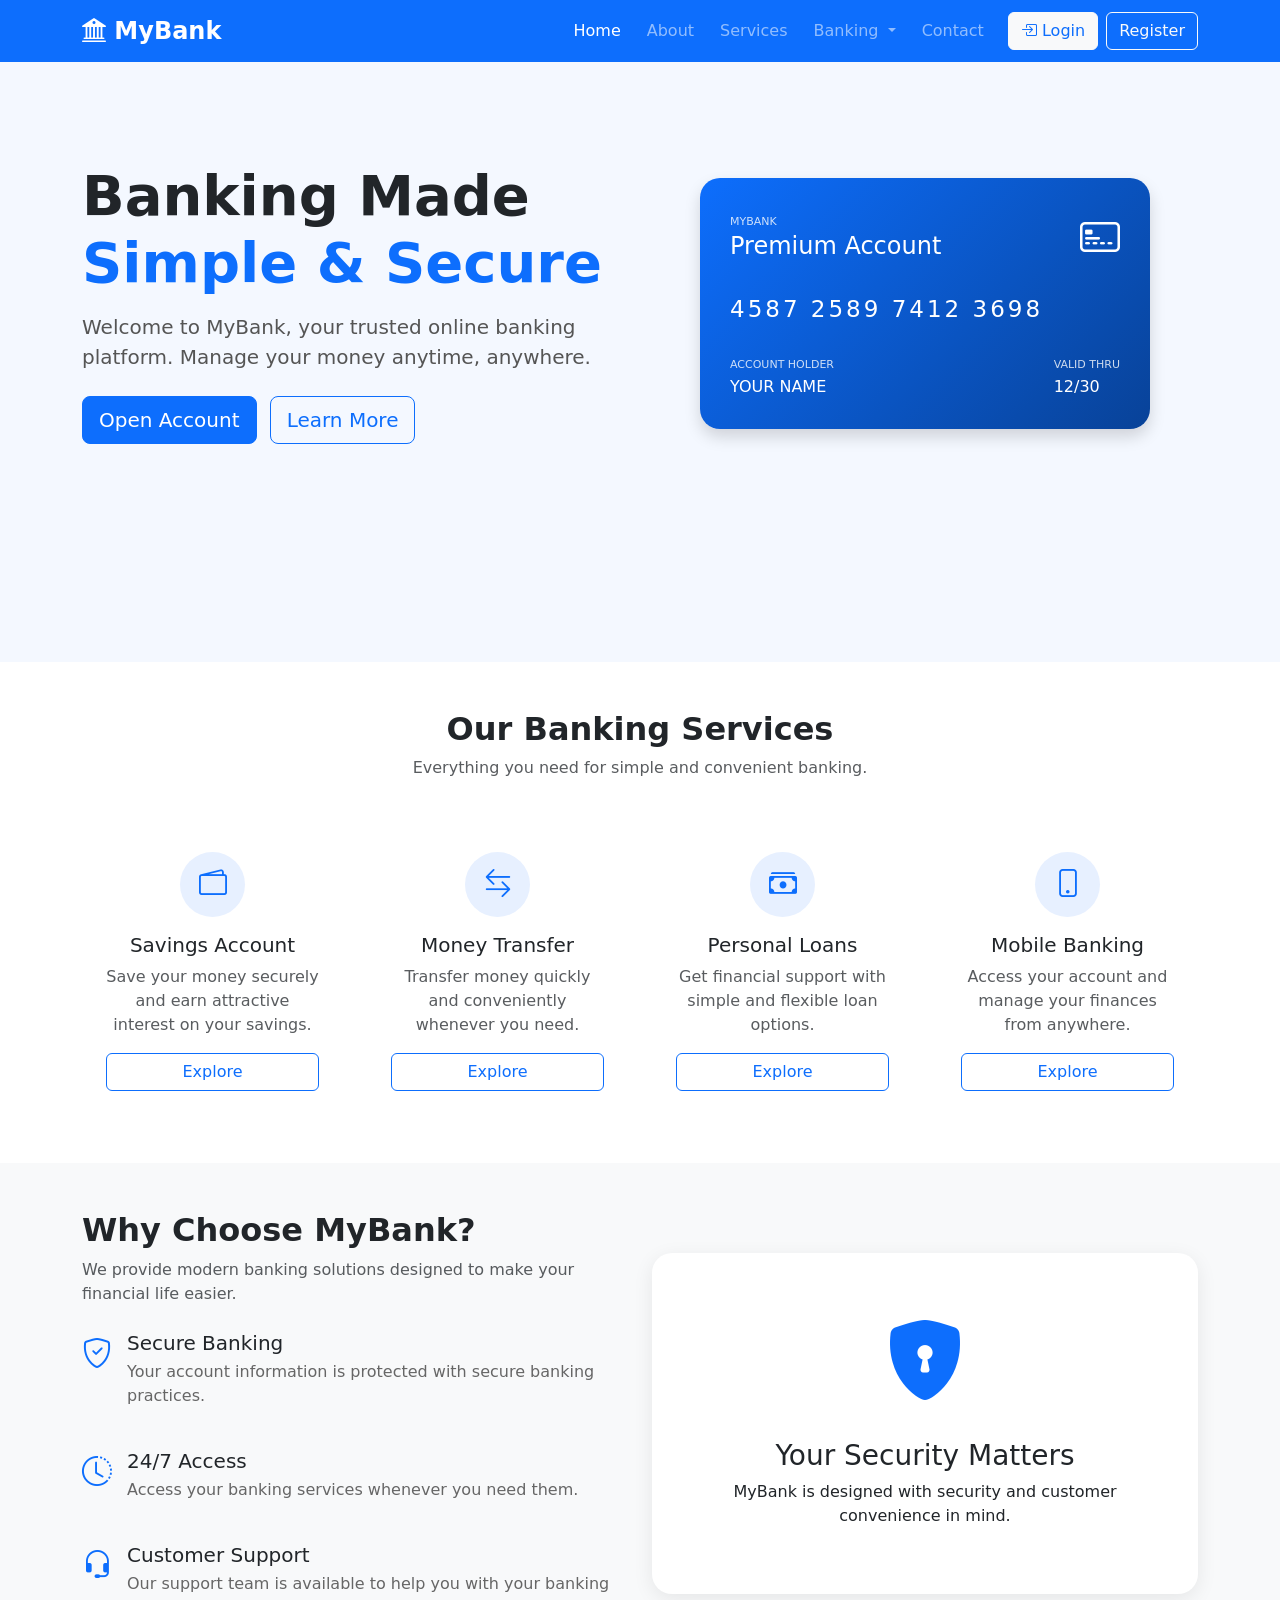
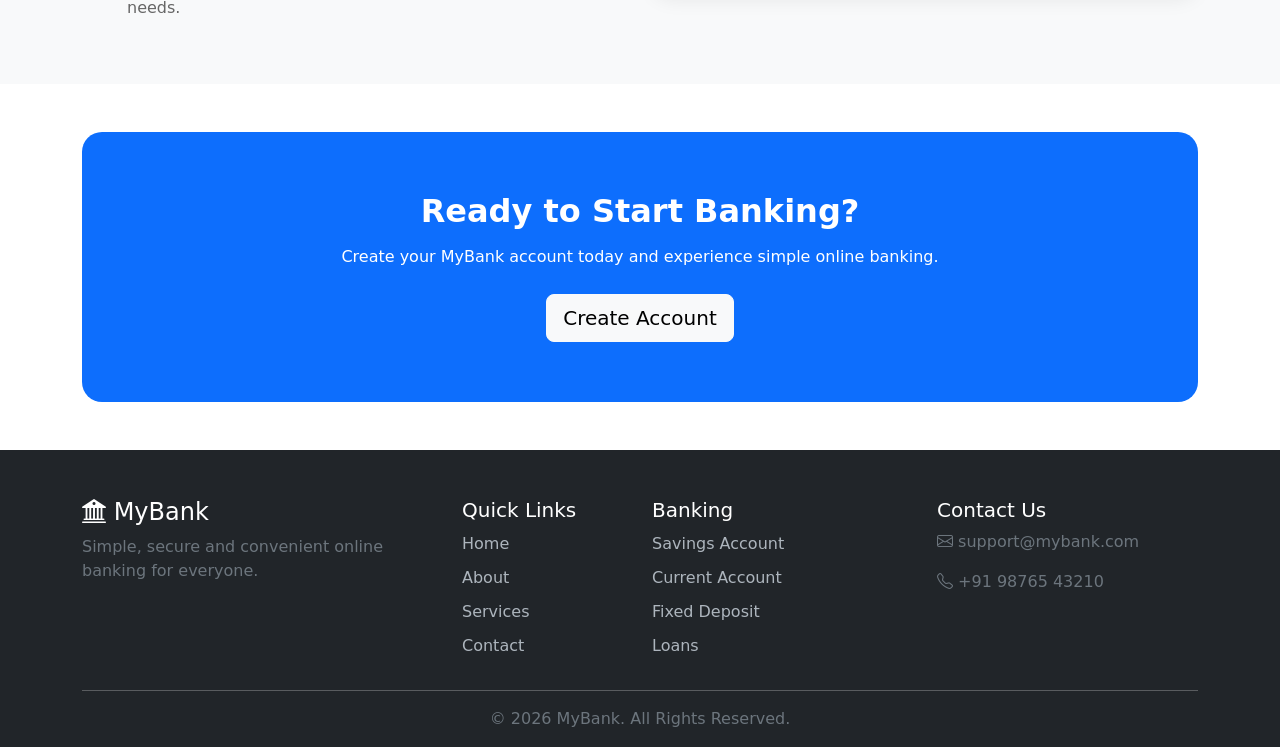
<file: index.html>
<!DOCTYPE html>
<html lang="en">

<head>

    <meta charset="UTF-8">

    <meta name="viewport" content="width=device-width, initial-scale=1.0">
      <link rel="icon" type="image/svg+xml" href="favicon.svg">

    <title>MyBank - Online Banking</title>

    <!-- Bootstrap CSS -->
    <link href="https://cdn.jsdelivr.net/npm/bootstrap@5.3.3/dist/css/bootstrap.min.css"
        rel="stylesheet">

    <!-- Bootstrap Icons -->
    <link rel="stylesheet"
        href="https://cdn.jsdelivr.net/npm/bootstrap-icons@1.11.3/font/bootstrap-icons.min.css">

    <!-- Custom CSS -->
    <link rel="stylesheet" href="css/style.css">

</head>


<body>


<!-- ================= NAVBAR ================= -->

<nav class="navbar navbar-expand-lg navbar-dark bg-primary sticky-top">

    <div class="container">


        <!-- Logo -->

        <a class="navbar-brand fw-bold" href="index.html">

            <i class="bi bi-bank2"></i>

            MyBank

        </a>


        <!-- Mobile Menu Button -->

        <button class="navbar-toggler"
                type="button"
                data-bs-toggle="collapse"
                data-bs-target="#mainNavbar">

            <span class="navbar-toggler-icon"></span>

        </button>


        <!-- Navbar Links -->

        <div class="collapse navbar-collapse" id="mainNavbar">

            <ul class="navbar-nav ms-auto">


                <!-- Home -->

                <li class="nav-item">

                    <a class="nav-link active"
                       href="index.html">

                        Home

                    </a>

                </li>


                <!-- About -->

                <li class="nav-item">

                    <a class="nav-link"
                       href="about.html">

                        About

                    </a>

                </li>


                <!-- Services -->

                <li class="nav-item">

                    <a class="nav-link"
                       href="services.html">

                        Services

                    </a>

                </li>


                <!-- Banking -->

                <li class="nav-item dropdown">

                    <a class="nav-link dropdown-toggle"
                       href="#"
                       role="button"
                       data-bs-toggle="dropdown">

                        Banking

                    </a>


                    <ul class="dropdown-menu">


                        <li>

                            <a class="dropdown-item"
                               href="banking.html">

                                Banking Services

                            </a>

                        </li>


                        <li>

                            <a class="dropdown-item"
                               href="savings.html">

                                Savings Account

                            </a>

                        </li>


                        <li>

                            <a class="dropdown-item"
                               href="current-account.html">

                                Current Account

                            </a>

                        </li>


                        <li>

                            <a class="dropdown-item"
                               href="fixed-deposit.html">

                                Fixed Deposit

                            </a>

                        </li>


                        <li>

                            <hr class="dropdown-divider">

                        </li>


                        <li>

                            <a class="dropdown-item"
                               href="loans.html">

                                Loans

                            </a>

                        </li>


                    </ul>

                </li>


                <!-- Contact -->

                <li class="nav-item">

                    <a class="nav-link"
                       href="contact.html">

                        Contact

                    </a>

                </li>


            </ul>


            <!-- Login Button -->

            <a href="login.html"
               class="btn btn-light text-primary ms-lg-3">

                <i class="bi bi-box-arrow-in-right"></i>

                Login

            </a>


            <!-- Register Button -->

            <a href="register.html"
               class="btn btn-outline-light ms-lg-2">

                Register

            </a>


        </div>

    </div>

</nav>



<!-- ================= HERO SECTION ================= -->

<section class="hero-section">

    <div class="container">

        <div class="row align-items-center">


            <!-- Hero Text -->

            <div class="col-lg-6">


                <h1 class="display-4 fw-bold">

                    Banking Made

                    <span class="text-primary">

                        Simple & Secure

                    </span>

                </h1>


                <p class="lead mt-3">

                    Welcome to MyBank, your trusted online banking
                    platform. Manage your money anytime, anywhere.

                </p>


                <div class="mt-4">


                    <!-- Open Account -->

                    <a href="register.html"
                       class="btn btn-primary btn-lg me-2">

                        Open Account

                    </a>


                    <!-- Learn More -->

                    <a href="about.html"
                       class="btn btn-outline-primary btn-lg">

                        Learn More

                    </a>


                </div>

            </div>



            <!-- Hero Banking Card -->

            <div class="col-lg-6 mt-5 mt-lg-0">


                <div class="bank-card shadow">


                    <div class="d-flex justify-content-between">


                        <div>

                            <small>MYBANK</small>

                            <h4>Premium Account</h4>

                        </div>


                        <i class="bi bi-credit-card-2-front fs-1"></i>


                    </div>



                    <div class="card-number mt-4">

                        4587 2589 7412 3698

                    </div>



                    <div class="d-flex justify-content-between mt-4">


                        <div>

                            <small>ACCOUNT HOLDER</small>

                            <p class="mb-0">

                                YOUR NAME

                            </p>

                        </div>


                        <div>

                            <small>VALID THRU</small>

                            <p class="mb-0">

                                12/30

                            </p>

                        </div>


                    </div>


                </div>


            </div>


        </div>

    </div>

</section>



<!-- ================= SERVICES ================= -->

<section class="py-5">

    <div class="container">


        <div class="text-center mb-5">


            <h2 class="fw-bold">

                Our Banking Services

            </h2>


            <p class="text-muted">

                Everything you need for simple and convenient banking.

            </p>


        </div>



        <div class="row g-4">


            <!-- Service 1 -->

            <div class="col-md-6 col-lg-3">


                <div class="card service-card h-100 text-center p-4">


                    <div class="service-icon">

                        <i class="bi bi-wallet2"></i>

                    </div>


                    <h5 class="mt-3">

                        Savings Account

                    </h5>


                    <p class="text-muted">

                        Save your money securely and earn attractive
                        interest on your savings.

                    </p>


                    <a href="savings.html"
                       class="btn btn-outline-primary">

                        Explore

                    </a>


                </div>

            </div>



            <!-- Service 2 -->

            <div class="col-md-6 col-lg-3">


                <div class="card service-card h-100 text-center p-4">


                    <div class="service-icon">

                        <i class="bi bi-arrow-left-right"></i>

                    </div>


                    <h5 class="mt-3">

                        Money Transfer

                    </h5>


                    <p class="text-muted">

                        Transfer money quickly and conveniently
                        whenever you need.

                    </p>


                    <a href="banking.html"
                       class="btn btn-outline-primary">

                        Explore

                    </a>


                </div>

            </div>



            <!-- Service 3 -->

            <div class="col-md-6 col-lg-3">


                <div class="card service-card h-100 text-center p-4">


                    <div class="service-icon">

                        <i class="bi bi-cash-stack"></i>

                    </div>


                    <h5 class="mt-3">

                        Personal Loans

                    </h5>


                    <p class="text-muted">

                        Get financial support with simple and
                        flexible loan options.

                    </p>


                    <a href="loans.html"
                       class="btn btn-outline-primary">

                        Explore

                    </a>


                </div>

            </div>



            <!-- Service 4 -->

            <div class="col-md-6 col-lg-3">


                <div class="card service-card h-100 text-center p-4">


                    <div class="service-icon">

                        <i class="bi bi-phone"></i>

                    </div>


                    <h5 class="mt-3">

                        Mobile Banking

                    </h5>


                    <p class="text-muted">

                        Access your account and manage your finances
                        from anywhere.

                    </p>


                    <a href="services.html"
                       class="btn btn-outline-primary">

                        Explore

                    </a>


                </div>

            </div>


        </div>

    </div>

</section>



<!-- ================= WHY MYBANK ================= -->

<section class="why-section py-5">

    <div class="container">


        <div class="row align-items-center">


            <div class="col-lg-6">


                <h2 class="fw-bold">

                    Why Choose MyBank?

                </h2>


                <p class="text-muted">

                    We provide modern banking solutions designed
                    to make your financial life easier.

                </p>


                <div class="mt-4">


                    <!-- Feature 1 -->

                    <div class="feature-item">


                        <i class="bi bi-shield-check"></i>


                        <div>

                            <h5>

                                Secure Banking

                            </h5>


                            <p>

                                Your account information is protected
                                with secure banking practices.

                            </p>

                        </div>


                    </div>



                    <!-- Feature 2 -->

                    <div class="feature-item">


                        <i class="bi bi-clock-history"></i>


                        <div>

                            <h5>

                                24/7 Access

                            </h5>


                            <p>

                                Access your banking services whenever
                                you need them.

                            </p>

                        </div>


                    </div>



                    <!-- Feature 3 -->

                    <div class="feature-item">


                        <i class="bi bi-headset"></i>


                        <div>

                            <h5>

                                Customer Support

                            </h5>


                            <p>

                                Our support team is available to
                                help you with your banking needs.

                            </p>

                        </div>


                    </div>


                </div>

            </div>



            <!-- Security Box -->

            <div class="col-lg-6 text-center mt-4 mt-lg-0">


                <div class="security-box">


                    <i class="bi bi-shield-lock-fill"></i>


                    <h3 class="mt-3">

                        Your Security Matters

                    </h3>


                    <p>

                        MyBank is designed with security and
                        customer convenience in mind.

                    </p>


                </div>


            </div>


        </div>

    </div>

</section>



<!-- ================= CTA ================= -->

<section class="py-5">

    <div class="container">


        <div class="cta-section text-center">


            <h2 class="fw-bold">

                Ready to Start Banking?

            </h2>


            <p>

                Create your MyBank account today and experience
                simple online banking.

            </p>


            <a href="register.html"
               class="btn btn-light btn-lg">

                Create Account

            </a>


        </div>

    </div>

</section>



<!-- ================= FOOTER ================= -->

<footer class="bg-dark text-white pt-5 pb-3">

    <div class="container">


        <div class="row">


            <!-- MyBank -->

            <div class="col-md-4">


                <h4>

                    <i class="bi bi-bank2"></i>

                    MyBank

                </h4>


                <p class="text-secondary">

                    Simple, secure and convenient online banking
                    for everyone.

                </p>


            </div>



            <!-- Quick Links -->

            <div class="col-md-2">


                <h5>

                    Quick Links

                </h5>


                <ul class="list-unstyled">


                    <li>

                        <a href="index.html"
                           class="footer-link">

                            Home

                        </a>

                    </li>


                    <li>

                        <a href="about.html"
                           class="footer-link">

                            About

                        </a>

                    </li>


                    <li>

                        <a href="services.html"
                           class="footer-link">

                            Services

                        </a>

                    </li>


                    <li>

                        <a href="contact.html"
                           class="footer-link">

                            Contact

                        </a>

                    </li>


                </ul>

            </div>



            <!-- Banking -->

            <div class="col-md-3">


                <h5>

                    Banking

                </h5>


                <ul class="list-unstyled">


                    <li>

                        <a href="savings.html"
                           class="footer-link">

                            Savings Account

                        </a>

                    </li>


                    <li>

                        <a href="current-account.html"
                           class="footer-link">

                            Current Account

                        </a>

                    </li>


                    <li>

                        <a href="fixed-deposit.html"
                           class="footer-link">

                            Fixed Deposit

                        </a>

                    </li>


                    <li>

                        <a href="loans.html"
                           class="footer-link">

                            Loans

                        </a>

                    </li>


                </ul>

            </div>



            <!-- Contact -->

            <div class="col-md-3">


                <h5>

                    Contact Us

                </h5>


                <p class="text-secondary">

                    <i class="bi bi-envelope"></i>

                    support@mybank.com

                </p>


                <p class="text-secondary">

                    <i class="bi bi-telephone"></i>

                    +91 98765 43210

                </p>


            </div>


        </div>



        <hr>


        <div class="text-center text-secondary">


            <p class="mb-0">

                © 2026 MyBank. All Rights Reserved.

            </p>


        </div>


    </div>

</footer>



<!-- ================= BOOTSTRAP JAVASCRIPT ================= -->

<script src="https://cdn.jsdelivr.net/npm/bootstrap@5.3.3/dist/js/bootstrap.bundle.min.js">
</script>


</body>

</html>
</file>
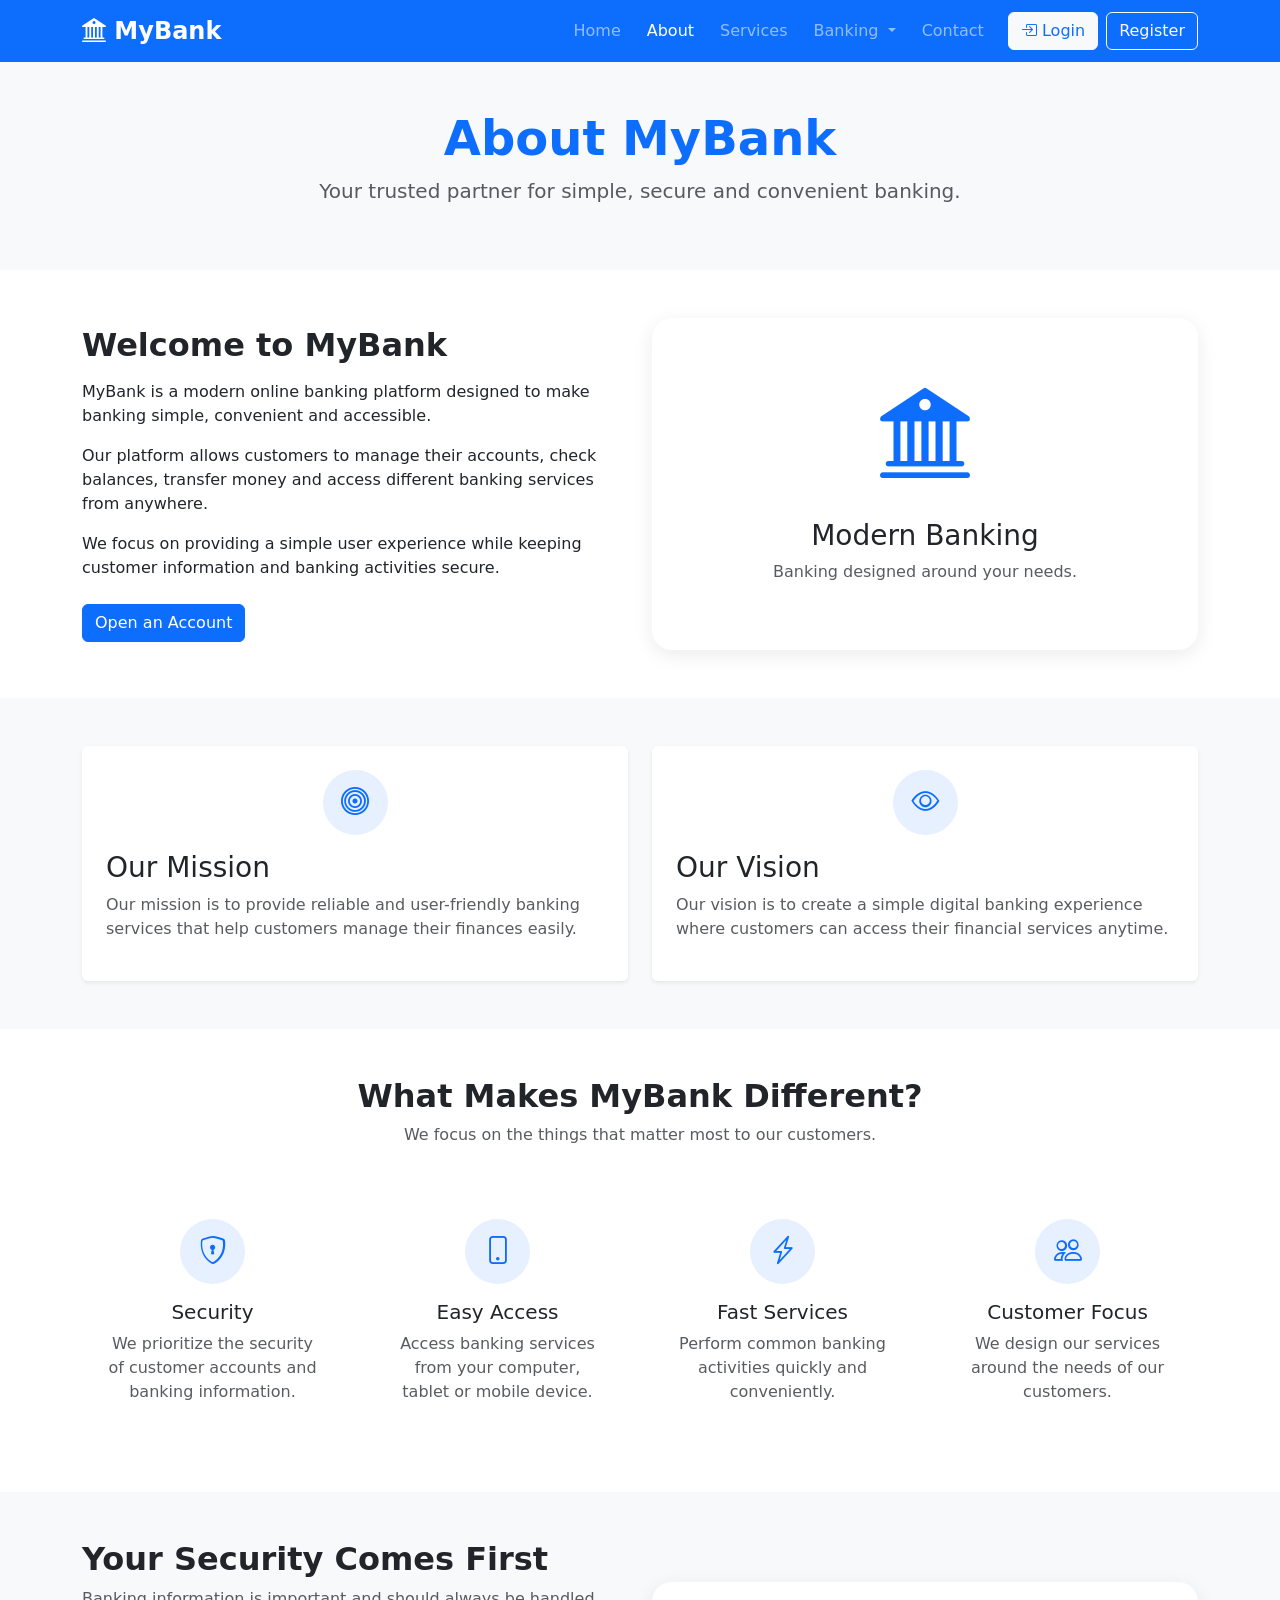
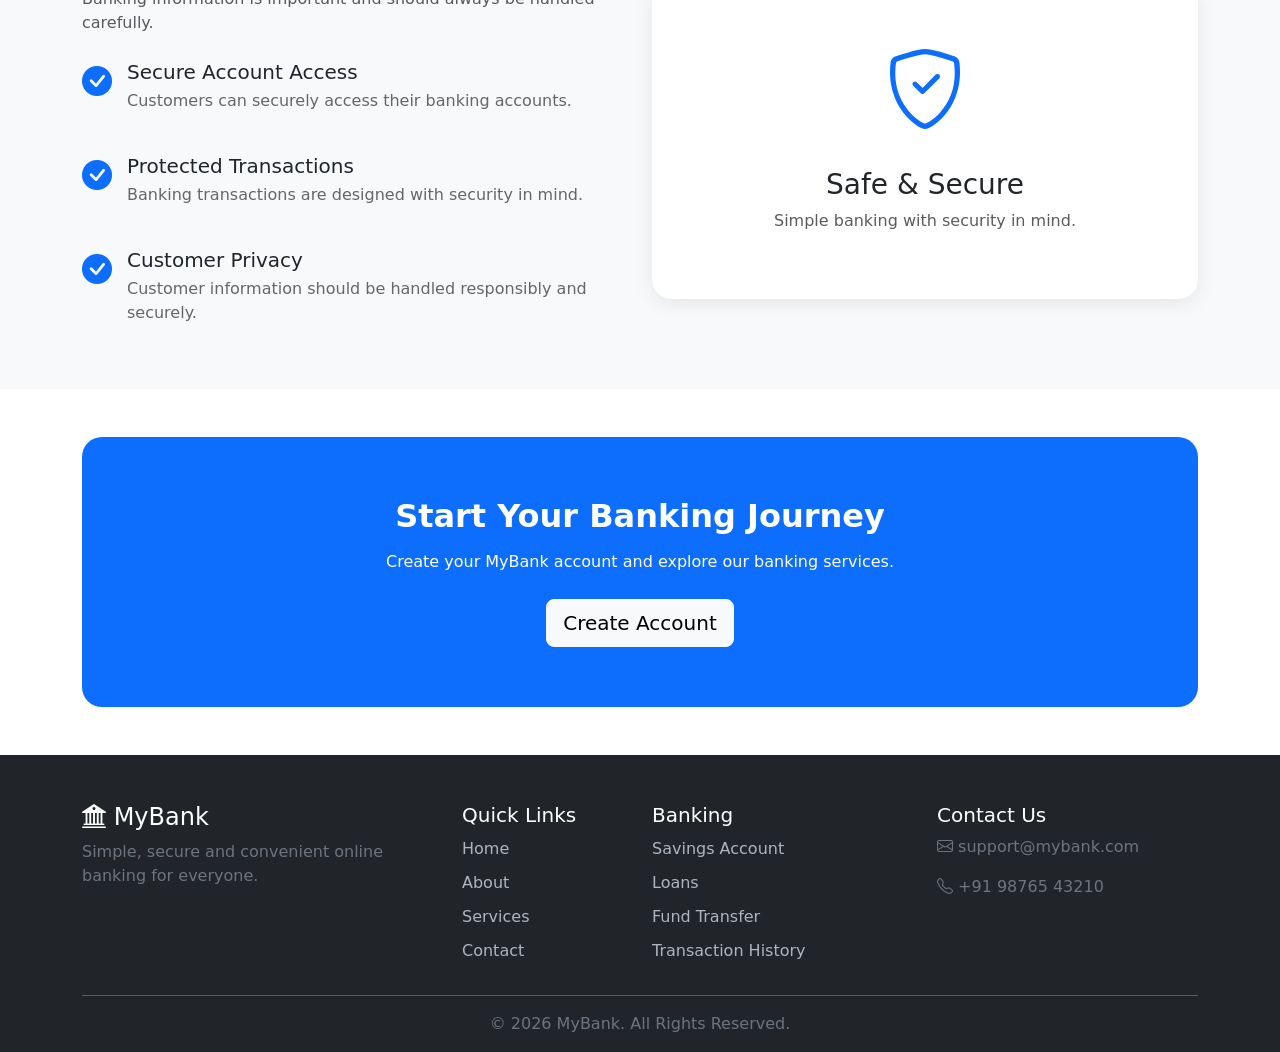
<file: about.html>
<!DOCTYPE html>
<html lang="en">

<head>
    <meta charset="UTF-8">
    <meta name="viewport" content="width=device-width, initial-scale=1.0">

    <title>MyBank - About Us</title>

    <!-- Bootstrap CSS -->
    <link href="https://cdn.jsdelivr.net/npm/bootstrap@5.3.3/dist/css/bootstrap.min.css"
        rel="stylesheet">

    <!-- Bootstrap Icons -->
    <link rel="stylesheet"
        href="https://cdn.jsdelivr.net/npm/bootstrap-icons@1.11.3/font/bootstrap-icons.min.css">

    <!-- Custom CSS -->
    <link rel="stylesheet" href="css/style.css">
</head>

<body>

    <!-- ================= NAVBAR ================= -->

    <nav class="navbar navbar-expand-lg navbar-dark bg-primary sticky-top">

        <div class="container">

            <!-- Logo -->
            <a class="navbar-brand fw-bold" href="index.html">
                <i class="bi bi-bank2"></i>
                MyBank
            </a>

            <!-- Mobile Button -->
            <button class="navbar-toggler"
                type="button"
                data-bs-toggle="collapse"
                data-bs-target="#mainNavbar">

                <span class="navbar-toggler-icon"></span>

            </button>

            <!-- Navigation Links -->
            <div class="collapse navbar-collapse" id="mainNavbar">

                <ul class="navbar-nav ms-auto">

                    <!-- Home -->
                    <li class="nav-item">
                        <a class="nav-link" href="index.html">
                            Home
                        </a>
                    </li>

                    <!-- About -->
                    <li class="nav-item">
                        <a class="nav-link active" href="about.html">
                            About
                        </a>
                    </li>

                    <!-- Services -->
                    <a class="nav-link" href="services.html">
    Services
</a>

                    <!-- Banking Dropdown -->
                    <li class="nav-item dropdown">

                        <a class="nav-link dropdown-toggle"
                            href="#"
                            role="button"
                            data-bs-toggle="dropdown">

                            Banking

                        </a>

                        <ul class="dropdown-menu">

                            <li>
                                <a class="dropdown-item" href="banking.html">
                                    Banking Services
                                </a>
                            </li>

                            <li>
                                <a class="dropdown-item" href="savings.html">
                                    Savings Account
                                </a>
                            </li>

                            <li>
                                <a class="dropdown-item" href="current-account.html">
                                    Current Account
                                </a>
                            </li>

                            <li>
                                <a class="dropdown-item" href="fixed-deposit.html">
                                    Fixed Deposit
                                </a>
                            </li>

                            <li>
                                <hr class="dropdown-divider">
                            </li>

                            <li>
                                <a class="dropdown-item" href="loans.html">
                                    Loans
                                </a>
                            </li>

                        </ul>

                    </li>

                    <!-- Contact -->
                    <li class="nav-item">
                        <a class="nav-link" href="contact.html">
                            Contact
                        </a>
                    </li>

                </ul>

                <!-- Login -->
                <a href="login.html"
                    class="btn btn-light text-primary ms-lg-3">

                    <i class="bi bi-box-arrow-in-right"></i>
                    Login

                </a>

                <!-- Register -->
                <a href="register.html"
                    class="btn btn-outline-light ms-lg-2">

                    Register

                </a>

            </div>

        </div>

    </nav>


    <!-- ================= PAGE HEADER ================= -->

    <section class="py-5 bg-light">

        <div class="container text-center">

            <h1 class="display-5 fw-bold text-primary">
                About MyBank
            </h1>

            <p class="lead text-muted">
                Your trusted partner for simple, secure and convenient banking.
            </p>

        </div>

    </section>


    <!-- ================= ABOUT MYBANK ================= -->

    <section class="py-5">

        <div class="container">

            <div class="row align-items-center">

                <!-- Content -->
                <div class="col-lg-6">

                    <h2 class="fw-bold mb-3">
                        Welcome to MyBank
                    </h2>

                    <p>
                        MyBank is a modern online banking platform designed
                        to make banking simple, convenient and accessible.
                    </p>

                    <p>
                        Our platform allows customers to manage their
                        accounts, check balances, transfer money and access
                        different banking services from anywhere.
                    </p>

                    <p>
                        We focus on providing a simple user experience
                        while keeping customer information and banking
                        activities secure.
                    </p>

                    <a href="register.html"
                        class="btn btn-primary mt-2">

                        Open an Account

                    </a>

                </div>


                <!-- Banking Icon -->
                <div class="col-lg-6 text-center mt-4 mt-lg-0">

                    <div class="security-box">

                        <i class="bi bi-bank2 text-primary"
                            style="font-size: 90px;"></i>

                        <h3 class="mt-3">
                            Modern Banking
                        </h3>

                        <p class="text-muted">
                            Banking designed around your needs.
                        </p>

                    </div>

                </div>

            </div>

        </div>

    </section>


    <!-- ================= MISSION & VISION ================= -->

    <section class="why-section py-5">

        <div class="container">

            <div class="row g-4">

                <!-- Mission -->
                <div class="col-md-6">

                    <div class="card h-100 border-0 shadow-sm p-4">

                        <div class="service-icon mb-3">

                            <i class="bi bi-bullseye"></i>

                        </div>

                        <h3>
                            Our Mission
                        </h3>

                        <p class="text-muted">

                            Our mission is to provide reliable and
                            user-friendly banking services that help
                            customers manage their finances easily.

                        </p>

                    </div>

                </div>


                <!-- Vision -->
                <div class="col-md-6">

                    <div class="card h-100 border-0 shadow-sm p-4">

                        <div class="service-icon mb-3">

                            <i class="bi bi-eye"></i>

                        </div>

                        <h3>
                            Our Vision
                        </h3>

                        <p class="text-muted">

                            Our vision is to create a simple digital
                            banking experience where customers can
                            access their financial services anytime.

                        </p>

                    </div>

                </div>

            </div>

        </div>

    </section>


    <!-- ================= FEATURES ================= -->

    <section class="py-5">

        <div class="container">

            <div class="text-center mb-5">

                <h2 class="fw-bold">
                    What Makes MyBank Different?
                </h2>

                <p class="text-muted">
                    We focus on the things that matter most to our customers.
                </p>

            </div>


            <div class="row g-4">


                <!-- Feature 1 -->
                <div class="col-md-6 col-lg-3">

                    <div class="card service-card h-100 text-center p-4">

                        <div class="service-icon">

                            <i class="bi bi-shield-lock"></i>

                        </div>

                        <h5 class="mt-3">
                            Security
                        </h5>

                        <p class="text-muted">

                            We prioritize the security of customer
                            accounts and banking information.

                        </p>

                    </div>

                </div>


                <!-- Feature 2 -->
                <div class="col-md-6 col-lg-3">

                    <div class="card service-card h-100 text-center p-4">

                        <div class="service-icon">

                            <i class="bi bi-phone"></i>

                        </div>

                        <h5 class="mt-3">
                            Easy Access
                        </h5>

                        <p class="text-muted">

                            Access banking services from your computer,
                            tablet or mobile device.

                        </p>

                    </div>

                </div>


                <!-- Feature 3 -->
                <div class="col-md-6 col-lg-3">

                    <div class="card service-card h-100 text-center p-4">

                        <div class="service-icon">

                            <i class="bi bi-lightning-charge"></i>

                        </div>

                        <h5 class="mt-3">
                            Fast Services
                        </h5>

                        <p class="text-muted">

                            Perform common banking activities quickly
                            and conveniently.

                        </p>

                    </div>

                </div>


                <!-- Feature 4 -->
                <div class="col-md-6 col-lg-3">

                    <div class="card service-card h-100 text-center p-4">

                        <div class="service-icon">

                            <i class="bi bi-people"></i>

                        </div>

                        <h5 class="mt-3">
                            Customer Focus
                        </h5>

                        <p class="text-muted">

                            We design our services around the needs
                            of our customers.

                        </p>

                    </div>

                </div>

            </div>

        </div>

    </section>


    <!-- ================= SECURITY ================= -->

    <section class="why-section py-5">

        <div class="container">

            <div class="row align-items-center">

                <div class="col-lg-6">

                    <h2 class="fw-bold">
                        Your Security Comes First
                    </h2>

                    <p class="text-muted">

                        Banking information is important and should
                        always be handled carefully.

                    </p>

                    <div class="feature-item">

                        <i class="bi bi-check-circle-fill"></i>

                        <div>
                            <h5>
                                Secure Account Access
                            </h5>

                            <p>
                                Customers can securely access their
                                banking accounts.
                            </p>
                        </div>

                    </div>


                    <div class="feature-item">

                        <i class="bi bi-check-circle-fill"></i>

                        <div>
                            <h5>
                                Protected Transactions
                            </h5>

                            <p>
                                Banking transactions are designed with
                                security in mind.
                            </p>
                        </div>

                    </div>


                    <div class="feature-item">

                        <i class="bi bi-check-circle-fill"></i>

                        <div>
                            <h5>
                                Customer Privacy
                            </h5>

                            <p>
                                Customer information should be handled
                                responsibly and securely.
                            </p>
                        </div>

                    </div>

                </div>


                <div class="col-lg-6 text-center mt-4 mt-lg-0">

                    <div class="security-box">

                        <i class="bi bi-shield-check"></i>

                        <h3 class="mt-3">
                            Safe & Secure
                        </h3>

                        <p class="text-muted">
                            Simple banking with security in mind.
                        </p>

                    </div>

                </div>

            </div>

        </div>

    </section>


    <!-- ================= CTA ================= -->

    <section class="py-5">

        <div class="container">

            <div class="cta-section text-center">

                <h2 class="fw-bold">
                    Start Your Banking Journey
                </h2>

                <p>
                    Create your MyBank account and explore our banking services.
                </p>

                <a href="register.html"
                    class="btn btn-light btn-lg">

                    Create Account

                </a>

            </div>

        </div>

    </section>


    <!-- ================= FOOTER ================= -->

    <footer class="bg-dark text-white pt-5 pb-3">

        <div class="container">

            <div class="row">

                <!-- MyBank -->
                <div class="col-md-4">

                    <h4>
                        <i class="bi bi-bank2"></i>
                        MyBank
                    </h4>

                    <p class="text-secondary">

                        Simple, secure and convenient online banking
                        for everyone.

                    </p>

                </div>


                <!-- Quick Links -->
                <div class="col-md-2">

                    <h5>
                        Quick Links
                    </h5>

                    <ul class="list-unstyled">

                        <li>
                            <a href="index.html"
                                class="footer-link">
                                Home
                            </a>
                        </li>

                        <li>
                            <a href="about.html"
                                class="footer-link">
                                About
                            </a>
                        </li>

                        <li>
                            <a href="service.html"
                                class="footer-link">
                                Services
                            </a>
                        </li>

                        <li>
                            <a href="contact.html"
                                class="footer-link">
                                Contact
                            </a>
                        </li>

                    </ul>

                </div>


                <!-- Banking -->
                <div class="col-md-3">

                    <h5>
                        Banking
                    </h5>

                    <ul class="list-unstyled">

                        <li>
                            <a href="savings.html"
                                class="footer-link">
                                Savings Account
                            </a>
                        </li>

                        <li>
                            <a href="loans.html"
                                class="footer-link">
                                Loans
                            </a>
                        </li>

                        <li>
                            <a href="banking.html"
                                class="footer-link">
                                Fund Transfer
                            </a>
                        </li>

                        <li>
                            <a href="banking.html"
                                class="footer-link">
                                Transaction History
                            </a>
                        </li>

                    </ul>

                </div>


                <!-- Contact -->
                <div class="col-md-3">

                    <h5>
                        Contact Us
                    </h5>

                    <p class="text-secondary">

                        <i class="bi bi-envelope"></i>
                        support@mybank.com

                    </p>

                    <p class="text-secondary">

                        <i class="bi bi-telephone"></i>
                        +91 98765 43210

                    </p>

                </div>

            </div>


            <hr>


            <div class="text-center text-secondary">

                <p class="mb-0">
                    © 2026 MyBank. All Rights Reserved.
                </p>

            </div>

        </div>

    </footer>


    <!-- Bootstrap JavaScript -->

    <script src="https://cdn.jsdelivr.net/npm/bootstrap@5.3.3/dist/js/bootstrap.bundle.min.js">
    </script>

</body>

</html>
</file>
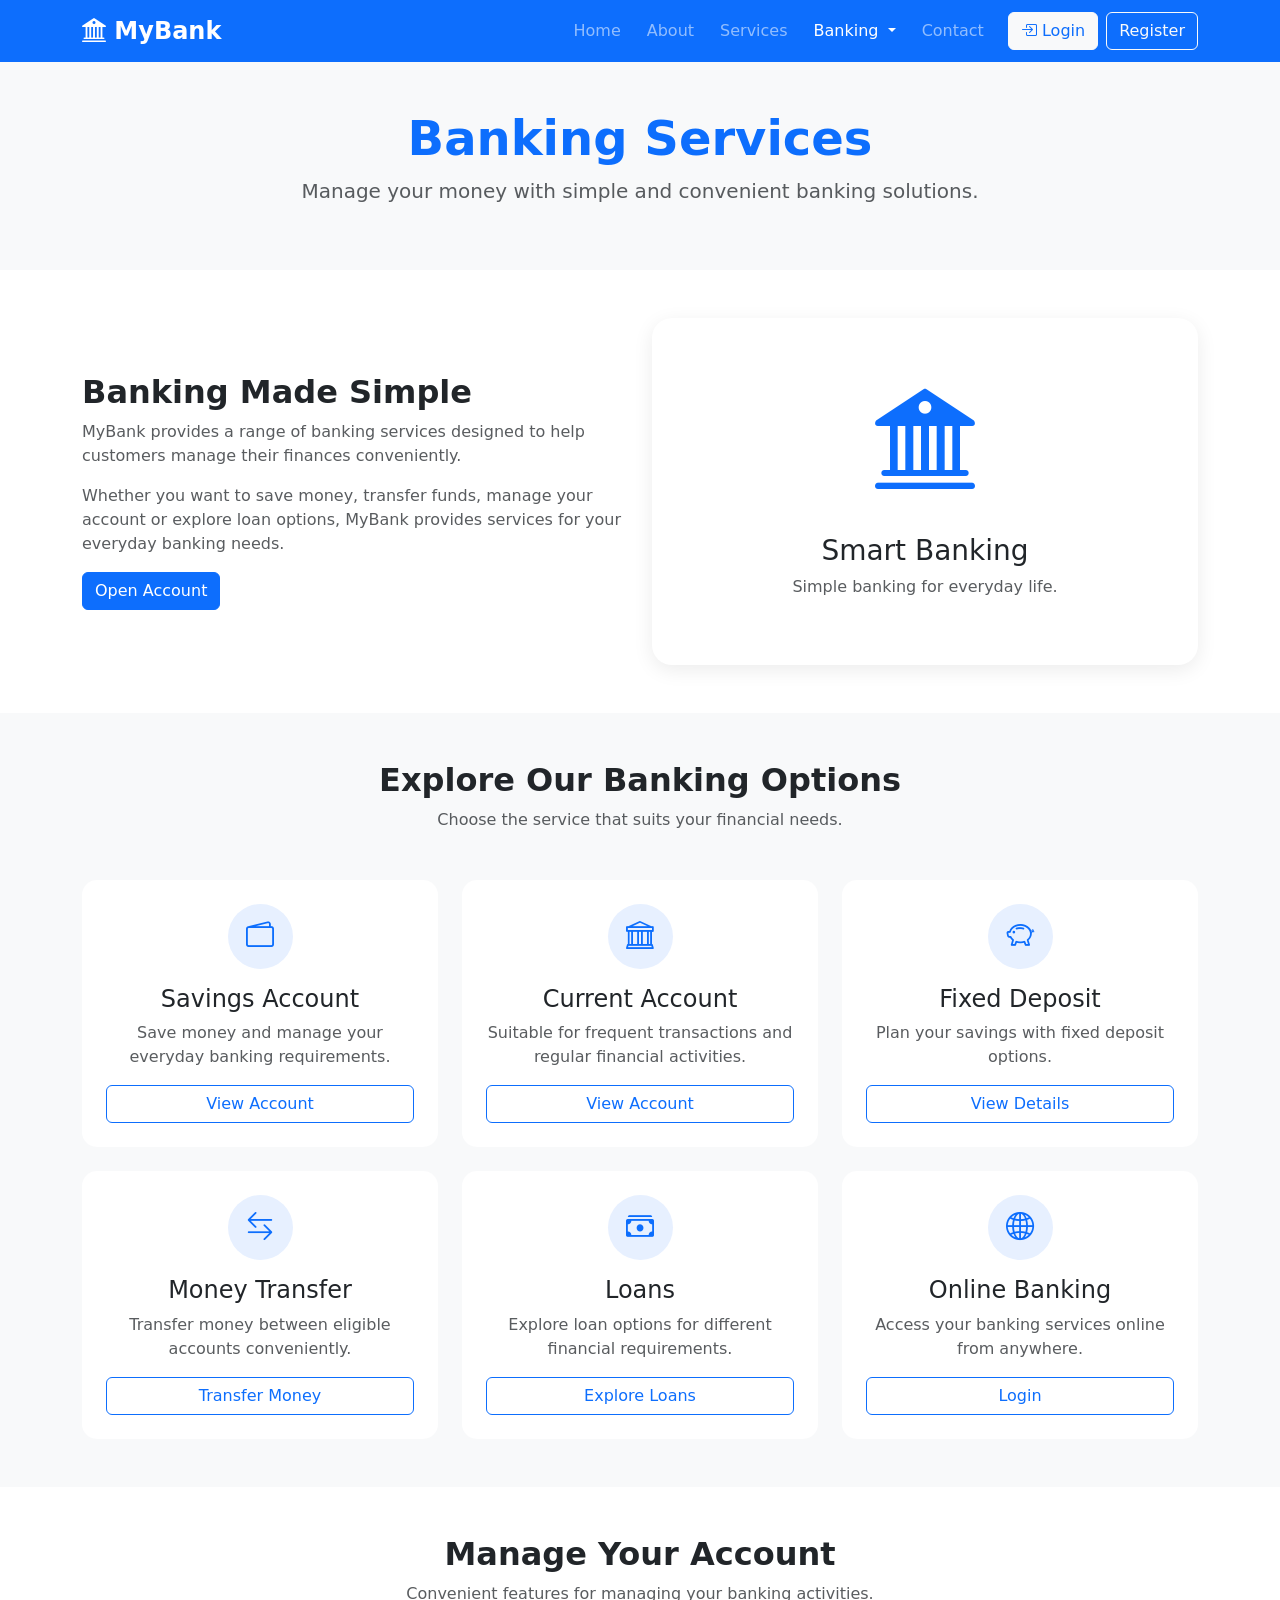
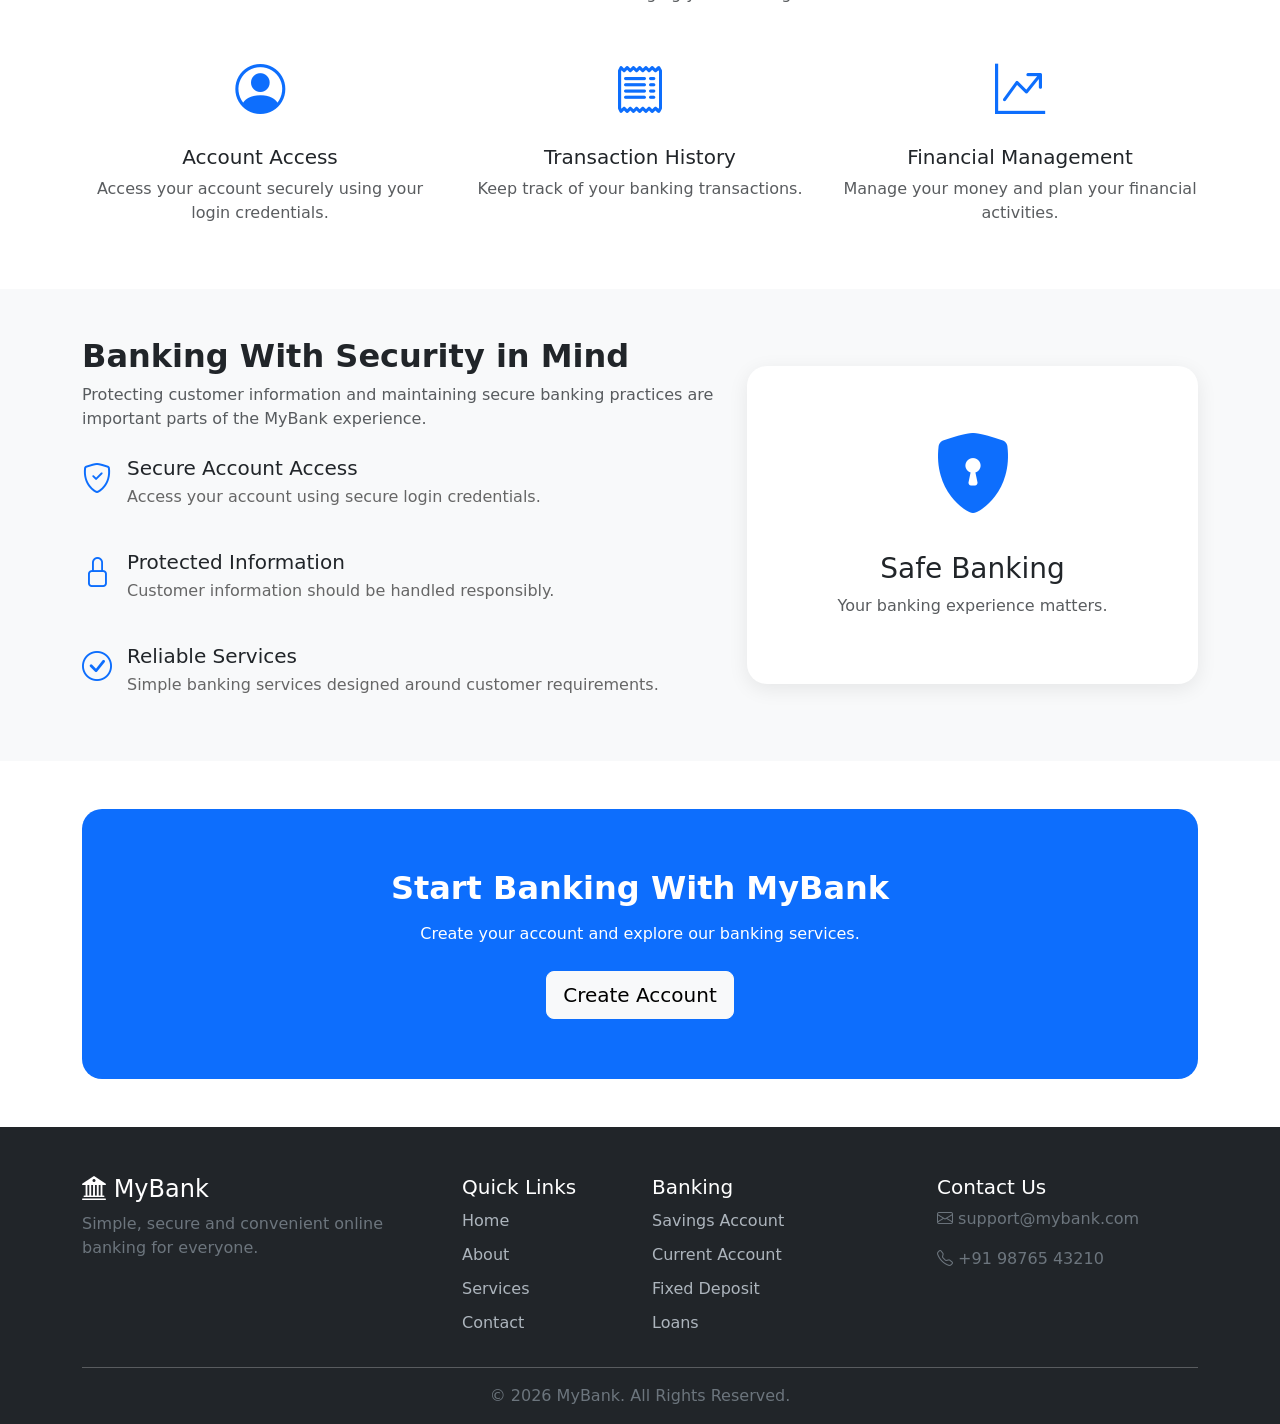
<file: banking.html>
<!DOCTYPE html>
<html lang="en">

<head>

    <meta charset="UTF-8">

    <meta name="viewport"
          content="width=device-width, initial-scale=1.0">

    <title>MyBank - Banking</title>

    <!-- Bootstrap CSS -->
    <link href="https://cdn.jsdelivr.net/npm/bootstrap@5.3.3/dist/css/bootstrap.min.css"
          rel="stylesheet">

    <!-- Bootstrap Icons -->
    <link rel="stylesheet"
          href="https://cdn.jsdelivr.net/npm/bootstrap-icons@1.11.3/font/bootstrap-icons.min.css">

    <!-- MyBank CSS -->
    <link rel="stylesheet"
          href="css/style.css">

</head>


<body>


<!-- ================= NAVBAR ================= -->

<nav class="navbar navbar-expand-lg navbar-dark bg-primary sticky-top">

    <div class="container">


        <!-- LOGO -->

        <a class="navbar-brand fw-bold"
           href="index.html">

            <i class="bi bi-bank2"></i>

            MyBank

        </a>


        <!-- MOBILE BUTTON -->

        <button class="navbar-toggler"
                type="button"
                data-bs-toggle="collapse"
                data-bs-target="#mainNavbar">

            <span class="navbar-toggler-icon"></span>

        </button>


        <!-- NAVIGATION -->

        <div class="collapse navbar-collapse"
             id="mainNavbar">


            <ul class="navbar-nav ms-auto">


                <!-- HOME -->

                <li class="nav-item">

                    <a class="nav-link"
                       href="index.html">

                        Home

                    </a>

                </li>


                <!-- ABOUT -->

                <li class="nav-item">

                    <a class="nav-link"
                       href="about.html">

                        About

                    </a>

                </li>


                <!-- SERVICES -->

          

<li class="nav-item">

    <a class="nav-link"
       href="services.html">

        Services

    </a>

</li>

                <!-- BANKING -->

                <li class="nav-item dropdown">

                    <a class="nav-link active dropdown-toggle"
                       href="#"
                       role="button"
                       data-bs-toggle="dropdown">

                        Banking

                    </a>


                    <ul class="dropdown-menu">


                        <li>

                            <a class="dropdown-item"
                               href="banking.html">

                                Banking Services

                            </a>

                        </li>


                        <li>

                            <a class="dropdown-item"
                               href="savings.html">

                                Savings Account

                            </a>

                        </li>


                        <li>

                            <a class="dropdown-item"
                               href="current-account.html">

                                Current Account

                            </a>

                        </li>


                        <li>

                            <a class="dropdown-item"
                               href="fixed-deposit.html">

                                Fixed Deposit

                            </a>

                        </li>


                        <li>

                            <hr class="dropdown-divider">

                        </li>


                        <li>

                            <a class="dropdown-item"
                               href="loans.html">

                                Loans

                            </a>

                        </li>


                    </ul>

                </li>


                <!-- CONTACT -->

                <li class="nav-item">

                    <a class="nav-link"
                       href="contact.html">

                        Contact

                    </a>

                </li>


            </ul>


            <!-- LOGIN -->

            <a href="login.html"
               class="btn btn-light text-primary ms-lg-3">

                <i class="bi bi-box-arrow-in-right"></i>

                Login

            </a>


            <!-- REGISTER -->

            <a href="register.html"
               class="btn btn-outline-light ms-lg-2">

                Register

            </a>


        </div>

    </div>

</nav>



<!-- ================= PAGE HEADER ================= -->

<section class="py-5 bg-light">

    <div class="container text-center">

        <h1 class="display-5 fw-bold text-primary">

            Banking Services

        </h1>


        <p class="lead text-muted">

            Manage your money with simple and convenient
            banking solutions.

        </p>

    </div>

</section>



<!-- ================= INTRODUCTION ================= -->

<section class="py-5">

    <div class="container">

        <div class="row align-items-center">


            <!-- CONTENT -->

            <div class="col-lg-6">

                <h2 class="fw-bold">

                    Banking Made Simple

                </h2>


                <p class="text-muted">

                    MyBank provides a range of banking services
                    designed to help customers manage their
                    finances conveniently.

                </p>


                <p class="text-muted">

                    Whether you want to save money, transfer
                    funds, manage your account or explore loan
                    options, MyBank provides services for your
                    everyday banking needs.

                </p>


                <a href="register.html"
                   class="btn btn-primary">

                    Open Account

                </a>

            </div>


            <!-- ICON -->

            <div class="col-lg-6 text-center mt-4 mt-lg-0">

                <div class="security-box">

                    <i class="bi bi-bank2 text-primary"
                       style="font-size: 100px;"></i>


                    <h3 class="mt-3">

                        Smart Banking

                    </h3>


                    <p class="text-muted">

                        Simple banking for everyday life.

                    </p>

                </div>

            </div>


        </div>

    </div>

</section>



<!-- ================= BANKING OPTIONS ================= -->

<section class="why-section py-5">

    <div class="container">


        <div class="text-center mb-5">

            <h2 class="fw-bold">

                Explore Our Banking Options

            </h2>


            <p class="text-muted">

                Choose the service that suits your financial needs.

            </p>

        </div>



        <div class="row g-4">


            <!-- SAVINGS -->

            <div class="col-md-6 col-lg-4">

                <div class="card service-card h-100 p-4 text-center">


                    <div class="service-icon">

                        <i class="bi bi-wallet2"></i>

                    </div>


                    <h4 class="mt-3">

                        Savings Account

                    </h4>


                    <p class="text-muted">

                        Save money and manage your everyday
                        banking requirements.

                    </p>


                    <a href="savings.html"
                       class="btn btn-outline-primary">

                        View Account

                    </a>

                </div>

            </div>



            <!-- CURRENT ACCOUNT -->

            <div class="col-md-6 col-lg-4">

                <div class="card service-card h-100 p-4 text-center">


                    <div class="service-icon">

                        <i class="bi bi-bank"></i>

                    </div>


                    <h4 class="mt-3">

                        Current Account

                    </h4>


                    <p class="text-muted">

                        Suitable for frequent transactions
                        and regular financial activities.

                    </p>


                    <a href="current-account.html"
                       class="btn btn-outline-primary">

                        View Account

                    </a>

                </div>

            </div>



            <!-- FIXED DEPOSIT -->

            <div class="col-md-6 col-lg-4">

                <div class="card service-card h-100 p-4 text-center">


                    <div class="service-icon">

                        <i class="bi bi-piggy-bank"></i>

                    </div>


                    <h4 class="mt-3">

                        Fixed Deposit

                    </h4>


                    <p class="text-muted">

                        Plan your savings with fixed deposit
                        options.

                    </p>


                    <a href="fixed-deposit.html"
                       class="btn btn-outline-primary">

                        View Details

                    </a>

                </div>

            </div>



            <!-- MONEY TRANSFER -->

            <div class="col-md-6 col-lg-4">

                <div class="card service-card h-100 p-4 text-center">


                    <div class="service-icon">

                        <i class="bi bi-arrow-left-right"></i>

                    </div>


                    <h4 class="mt-3">

                        Money Transfer

                    </h4>


                    <p class="text-muted">

                        Transfer money between eligible
                        accounts conveniently.

                    </p>


                    <a href="login.html"
                       class="btn btn-outline-primary">

                        Transfer Money

                    </a>

                </div>

            </div>



            <!-- LOANS -->

            <div class="col-md-6 col-lg-4">

                <div class="card service-card h-100 p-4 text-center">


                    <div class="service-icon">

                        <i class="bi bi-cash-stack"></i>

                    </div>


                    <h4 class="mt-3">

                        Loans

                    </h4>


                    <p class="text-muted">

                        Explore loan options for different
                        financial requirements.

                    </p>


                    <a href="loans.html"
                       class="btn btn-outline-primary">

                        Explore Loans

                    </a>

                </div>

            </div>



            <!-- ONLINE BANKING -->

            <div class="col-md-6 col-lg-4">

                <div class="card service-card h-100 p-4 text-center">


                    <div class="service-icon">

                        <i class="bi bi-globe2"></i>

                    </div>


                    <h4 class="mt-3">

                        Online Banking

                    </h4>


                    <p class="text-muted">

                        Access your banking services online
                        from anywhere.

                    </p>


                    <a href="login.html"
                       class="btn btn-outline-primary">

                        Login

                    </a>

                </div>

            </div>


        </div>

    </div>

</section>



<!-- ================= ACCOUNT MANAGEMENT ================= -->

<section class="py-5">

    <div class="container">


        <div class="text-center mb-5">

            <h2 class="fw-bold">

                Manage Your Account

            </h2>


            <p class="text-muted">

                Convenient features for managing your
                banking activities.

            </p>

        </div>


        <div class="row g-4">


            <div class="col-md-4">

                <div class="text-center">

                    <i class="bi bi-person-circle text-primary"
                       style="font-size: 50px;"></i>


                    <h5 class="mt-3">

                        Account Access

                    </h5>


                    <p class="text-muted">

                        Access your account securely using
                        your login credentials.

                    </p>

                </div>

            </div>



            <div class="col-md-4">

                <div class="text-center">

                    <i class="bi bi-receipt text-primary"
                       style="font-size: 50px;"></i>


                    <h5 class="mt-3">

                        Transaction History

                    </h5>


                    <p class="text-muted">

                        Keep track of your banking
                        transactions.

                    </p>

                </div>

            </div>



            <div class="col-md-4">

                <div class="text-center">

                    <i class="bi bi-graph-up-arrow text-primary"
                       style="font-size: 50px;"></i>


                    <h5 class="mt-3">

                        Financial Management

                    </h5>


                    <p class="text-muted">

                        Manage your money and plan your
                        financial activities.

                    </p>

                </div>

            </div>


        </div>

    </div>

</section>



<!-- ================= SECURITY ================= -->

<section class="why-section py-5">

    <div class="container">


        <div class="row align-items-center">


            <div class="col-lg-7">

                <h2 class="fw-bold">

                    Banking With Security in Mind

                </h2>


                <p class="text-muted">

                    Protecting customer information and
                    maintaining secure banking practices
                    are important parts of the MyBank
                    experience.

                </p>


                <div class="feature-item">

                    <i class="bi bi-shield-check"></i>

                    <div>

                        <h5>

                            Secure Account Access

                        </h5>

                        <p>

                            Access your account using
                            secure login credentials.

                        </p>

                    </div>

                </div>


                <div class="feature-item">

                    <i class="bi bi-lock"></i>

                    <div>

                        <h5>

                            Protected Information

                        </h5>

                        <p>

                            Customer information should
                            be handled responsibly.

                        </p>

                    </div>

                </div>


                <div class="feature-item">

                    <i class="bi bi-check-circle"></i>

                    <div>

                        <h5>

                            Reliable Services

                        </h5>

                        <p>

                            Simple banking services designed
                            around customer requirements.

                        </p>

                    </div>

                </div>

            </div>



            <div class="col-lg-5 text-center mt-4 mt-lg-0">

                <div class="security-box">

                    <i class="bi bi-shield-lock-fill"></i>


                    <h3 class="mt-3">

                        Safe Banking

                    </h3>


                    <p class="text-muted">

                        Your banking experience matters.

                    </p>

                </div>

            </div>


        </div>

    </div>

</section>



<!-- ================= CTA ================= -->

<section class="py-5">

    <div class="container">


        <div class="cta-section text-center">


            <h2 class="fw-bold">

                Start Banking With MyBank

            </h2>


            <p>

                Create your account and explore our
                banking services.

            </p>


            <a href="register.html"
               class="btn btn-light btn-lg">

                Create Account

            </a>


        </div>

    </div>

</section>



<!-- ================= FOOTER ================= -->

<footer class="bg-dark text-white pt-5 pb-3">

    <div class="container">


        <div class="row">


            <!-- MYBANK -->

            <div class="col-md-4">

                <h4>

                    <i class="bi bi-bank2"></i>

                    MyBank

                </h4>


                <p class="text-secondary">

                    Simple, secure and convenient online
                    banking for everyone.

                </p>

            </div>



            <!-- QUICK LINKS -->

            <div class="col-md-2">

                <h5>

                    Quick Links

                </h5>


                <ul class="list-unstyled">


                    <li>

                        <a href="index.html"
                           class="footer-link">

                            Home

                        </a>

                    </li>


                    <li>

                        <a href="about.html"
                           class="footer-link">

                            About

                        </a>

                    </li>


                    <li>

                        <a href="service.html"
                           class="footer-link">

                            Services

                        </a>

                    </li>


                    <li>

                        <a href="contact.html"
                           class="footer-link">

                            Contact

                        </a>

                    </li>


                </ul>

            </div>



            <!-- BANKING -->

            <div class="col-md-3">

                <h5>

                    Banking

                </h5>


                <ul class="list-unstyled">


                    <li>

                        <a href="savings.html"
                           class="footer-link">

                            Savings Account

                        </a>

                    </li>


                    <li>

                        <a href="current-account.html"
                           class="footer-link">

                            Current Account

                        </a>

                    </li>


                    <li>

                        <a href="fixed-deposit.html"
                           class="footer-link">

                            Fixed Deposit

                        </a>

                    </li>


                    <li>

                        <a href="loans.html"
                           class="footer-link">

                            Loans

                        </a>

                    </li>


                </ul>

            </div>



            <!-- CONTACT -->

            <div class="col-md-3">

                <h5>

                    Contact Us

                </h5>


                <p class="text-secondary">

                    <i class="bi bi-envelope"></i>

                    support@mybank.com

                </p>


                <p class="text-secondary">

                    <i class="bi bi-telephone"></i>

                    +91 98765 43210

                </p>

            </div>


        </div>


        <hr>


        <div class="text-center text-secondary">

            <p class="mb-0">

                © 2026 MyBank. All Rights Reserved.

            </p>

        </div>


    </div>

</footer>



<!-- Bootstrap JavaScript -->

<script src="https://cdn.jsdelivr.net/npm/bootstrap@5.3.3/dist/js/bootstrap.bundle.min.js">
</script>


</body>

</html>
</file>
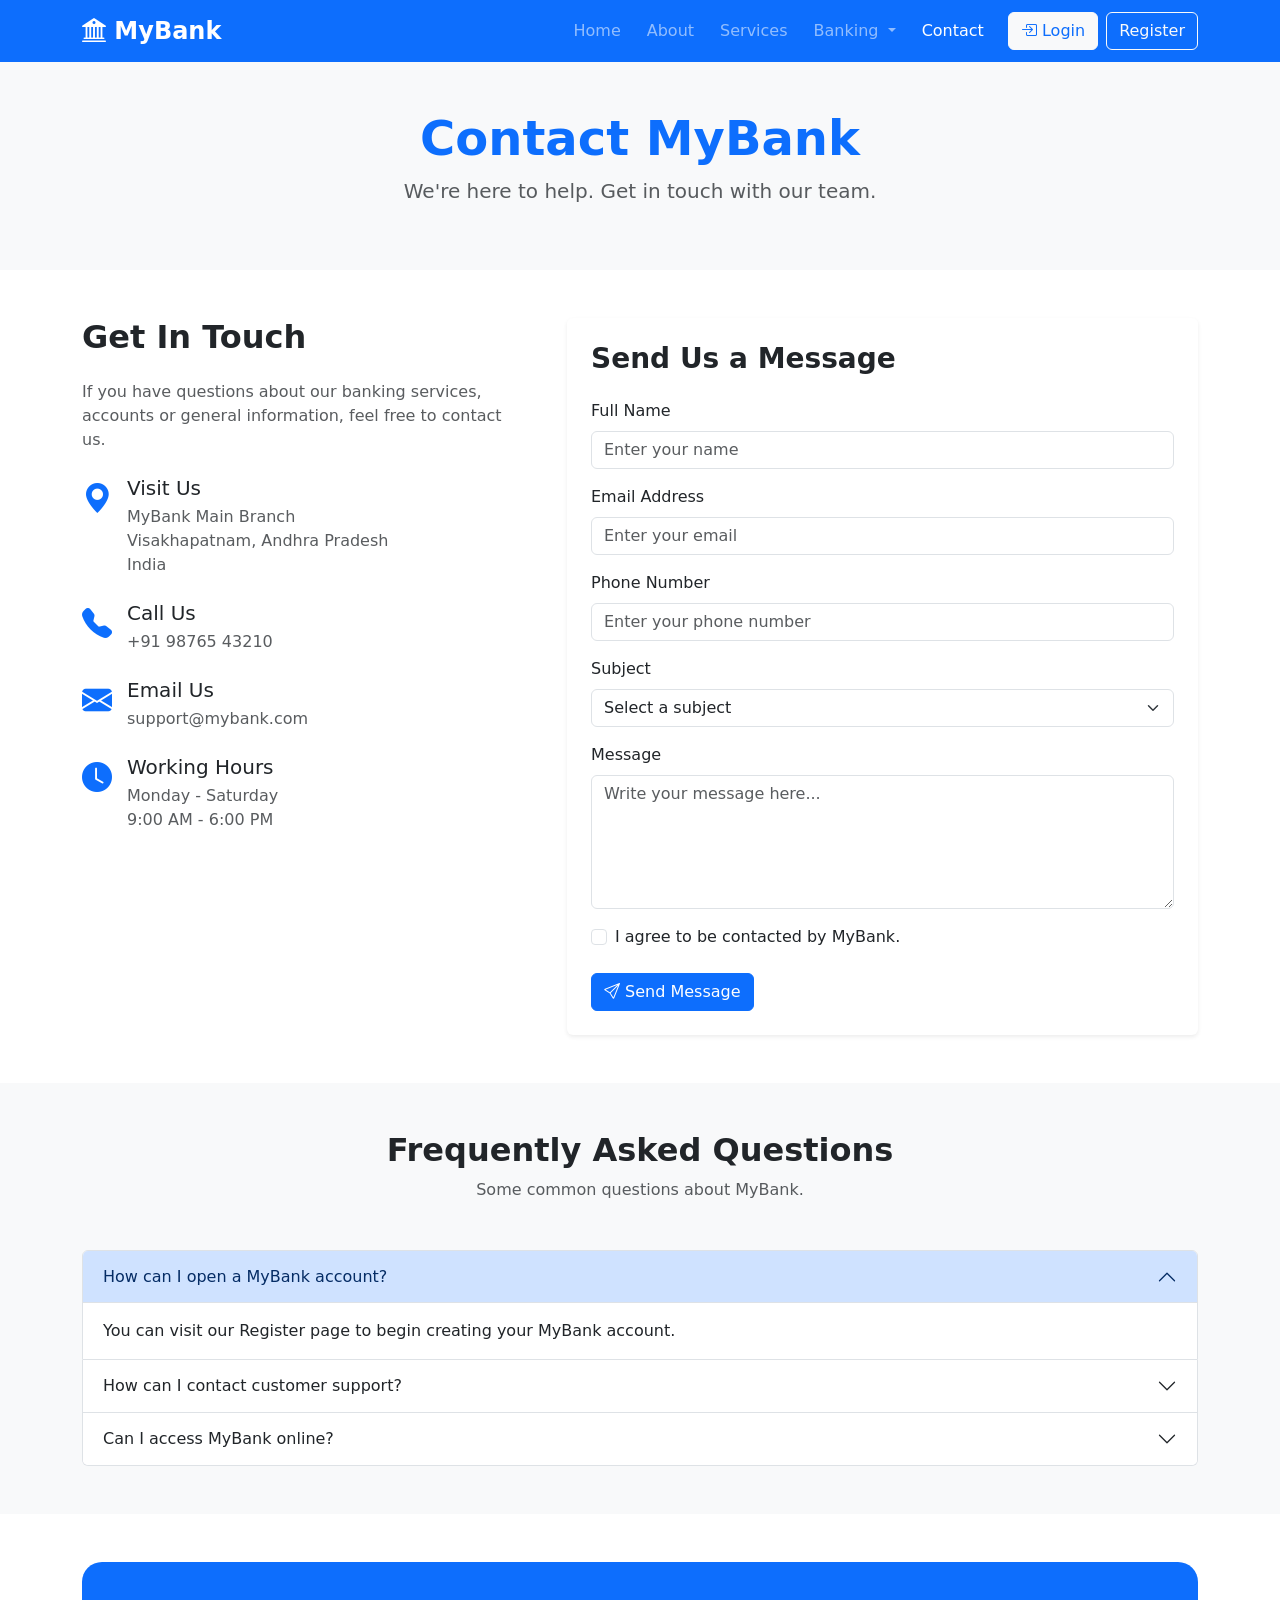
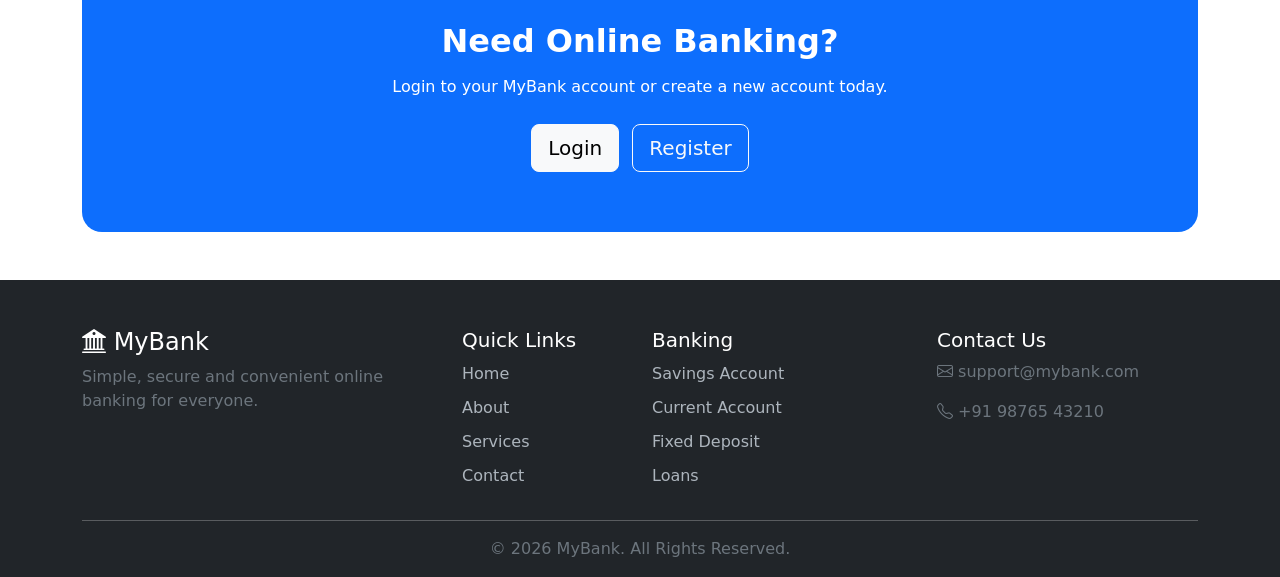
<file: contact.html>
<!DOCTYPE html>
<html lang="en">

<head>

    <meta charset="UTF-8">

    <meta name="viewport"
          content="width=device-width, initial-scale=1.0">

    <title>MyBank - Contact Us</title>

    <!-- Bootstrap CSS -->
    <link href="https://cdn.jsdelivr.net/npm/bootstrap@5.3.3/dist/css/bootstrap.min.css"
          rel="stylesheet">

    <!-- Bootstrap Icons -->
    <link rel="stylesheet"
          href="https://cdn.jsdelivr.net/npm/bootstrap-icons@1.11.3/font/bootstrap-icons.min.css">

    <!-- Custom CSS -->
    <link rel="stylesheet"
          href="css/style.css">

</head>

<body>


<!-- ================= NAVBAR ================= -->

<nav class="navbar navbar-expand-lg navbar-dark bg-primary sticky-top">

    <div class="container">

        <!-- Logo -->

        <a class="navbar-brand fw-bold"
           href="index.html">

            <i class="bi bi-bank2"></i>

            MyBank

        </a>


        <!-- Mobile Button -->

        <button class="navbar-toggler"
                type="button"
                data-bs-toggle="collapse"
                data-bs-target="#mainNavbar">

            <span class="navbar-toggler-icon"></span>

        </button>


        <!-- Navigation -->

        <div class="collapse navbar-collapse"
             id="mainNavbar">

            <ul class="navbar-nav ms-auto">


                <!-- Home -->

                <li class="nav-item">

                    <a class="nav-link"
                       href="index.html">

                        Home

                    </a>

                </li>


                <!-- About -->

                <li class="nav-item">

                    <a class="nav-link"
                       href="about.html">

                        About

                    </a>

                </li>


                <!-- Services -->

                <li class="nav-item">

                    <a class="nav-link"
                       href="services.html">

                        Services

                    </a>

                </li>


                <!-- Banking -->

                <li class="nav-item dropdown">

                    <a class="nav-link dropdown-toggle"
                       href="#"
                       role="button"
                       data-bs-toggle="dropdown">

                        Banking

                    </a>


                    <ul class="dropdown-menu">

                        <li>

                            <a class="dropdown-item"
                               href="banking.html">

                                Banking Services

                            </a>

                        </li>


                        <li>

                            <a class="dropdown-item"
                               href="savings.html">

                                Savings Account

                            </a>

                        </li>


                        <li>

                            <a class="dropdown-item"
                               href="current-account.html">

                                Current Account

                            </a>

                        </li>


                        <li>

                            <a class="dropdown-item"
                               href="fixed-deposit.html">

                                Fixed Deposit

                            </a>

                        </li>


                        <li>

                            <hr class="dropdown-divider">

                        </li>


                        <li>

                            <a class="dropdown-item"
                               href="loans.html">

                                Loans

                            </a>

                        </li>

                    </ul>

                </li>


                <!-- Contact -->

                <li class="nav-item">

                    <a class="nav-link active"
                       href="contact.html">

                        Contact

                    </a>

                </li>

            </ul>


            <!-- Login -->

            <a href="login.html"
               class="btn btn-light text-primary ms-lg-3">

                <i class="bi bi-box-arrow-in-right"></i>

                Login

            </a>


            <!-- Register -->

            <a href="register.html"
               class="btn btn-outline-light ms-lg-2">

                Register

            </a>

        </div>

    </div>

</nav>



<!-- ================= PAGE HEADER ================= -->

<section class="py-5 bg-light">

    <div class="container text-center">

        <h1 class="display-5 fw-bold text-primary">

            Contact MyBank

        </h1>


        <p class="lead text-muted">

            We're here to help. Get in touch with our team.

        </p>

    </div>

</section>



<!-- ================= CONTACT SECTION ================= -->

<section class="py-5">

    <div class="container">

        <div class="row g-5">


            <!-- CONTACT INFORMATION -->

            <div class="col-lg-5">

                <h2 class="fw-bold mb-4">

                    Get In Touch

                </h2>


                <p class="text-muted">

                    If you have questions about our banking
                    services, accounts or general information,
                    feel free to contact us.

                </p>


                <!-- Address -->

                <div class="feature-item mt-4">

                    <i class="bi bi-geo-alt-fill"></i>

                    <div>

                        <h5>
                            Visit Us
                        </h5>

                        <p class="text-muted mb-0">

                            MyBank Main Branch<br>
                            Visakhapatnam, Andhra Pradesh<br>
                            India

                        </p>

                    </div>

                </div>


                <!-- Phone -->

                <div class="feature-item mt-4">

                    <i class="bi bi-telephone-fill"></i>

                    <div>

                        <h5>
                            Call Us
                        </h5>

                        <p class="text-muted mb-0">

                            +91 98765 43210

                        </p>

                    </div>

                </div>


                <!-- Email -->

                <div class="feature-item mt-4">

                    <i class="bi bi-envelope-fill"></i>

                    <div>

                        <h5>
                            Email Us
                        </h5>

                        <p class="text-muted mb-0">

                            support@mybank.com

                        </p>

                    </div>

                </div>


                <!-- Working Hours -->

                <div class="feature-item mt-4">

                    <i class="bi bi-clock-fill"></i>

                    <div>

                        <h5>
                            Working Hours
                        </h5>

                        <p class="text-muted mb-0">

                            Monday - Saturday<br>
                            9:00 AM - 6:00 PM

                        </p>

                    </div>

                </div>

            </div>



            <!-- CONTACT FORM -->

            <div class="col-lg-7">

                <div class="card border-0 shadow-sm p-4">

                    <h3 class="fw-bold mb-4">

                        Send Us a Message

                    </h3>


                    <form>


                        <!-- Name -->

                        <div class="mb-3">

                            <label for="name"
                                   class="form-label">

                                Full Name

                            </label>

                            <input type="text"
                                   class="form-control"
                                   id="name"
                                   placeholder="Enter your name"
                                   required>

                        </div>


                        <!-- Email -->

                        <div class="mb-3">

                            <label for="email"
                                   class="form-label">

                                Email Address

                            </label>

                            <input type="email"
                                   class="form-control"
                                   id="email"
                                   placeholder="Enter your email"
                                   required>

                        </div>


                        <!-- Phone -->

                        <div class="mb-3">

                            <label for="phone"
                                   class="form-label">

                                Phone Number

                            </label>

                            <input type="tel"
                                   class="form-control"
                                   id="phone"
                                   placeholder="Enter your phone number">

                        </div>


                        <!-- Subject -->

                        <div class="mb-3">

                            <label for="subject"
                                   class="form-label">

                                Subject

                            </label>

                            <select class="form-select"
                                    id="subject">

                                <option selected>
                                    Select a subject
                                </option>

                                <option>
                                    Account Related
                                </option>

                                <option>
                                    Banking Services
                                </option>

                                <option>
                                    Loan Enquiry
                                </option>

                                <option>
                                    Technical Support
                                </option>

                                <option>
                                    Other
                                </option>

                            </select>

                        </div>


                        <!-- Message -->

                        <div class="mb-3">

                            <label for="message"
                                   class="form-label">

                                Message

                            </label>

                            <textarea class="form-control"
                                      id="message"
                                      rows="5"
                                      placeholder="Write your message here..."
                                      required></textarea>

                        </div>


                        <!-- Checkbox -->

                        <div class="form-check mb-4">

                            <input class="form-check-input"
                                   type="checkbox"
                                   id="agree"
                                   required>

                            <label class="form-check-label"
                                   for="agree">

                                I agree to be contacted by MyBank.

                            </label>

                        </div>


                        <!-- Submit -->

                        <button type="submit"
                                class="btn btn-primary">

                            <i class="bi bi-send"></i>

                            Send Message

                        </button>

                    </form>

                </div>

            </div>

        </div>

    </div>

</section>



<!-- ================= FAQ ================= -->

<section class="why-section py-5">

    <div class="container">

        <div class="text-center mb-5">

            <h2 class="fw-bold">

                Frequently Asked Questions

            </h2>

            <p class="text-muted">

                Some common questions about MyBank.

            </p>

        </div>


        <div class="accordion"
             id="faqAccordion">


            <!-- FAQ 1 -->

            <div class="accordion-item">

                <h2 class="accordion-header">

                    <button class="accordion-button"
                            type="button"
                            data-bs-toggle="collapse"
                            data-bs-target="#faqOne">

                        How can I open a MyBank account?

                    </button>

                </h2>


                <div id="faqOne"
                     class="accordion-collapse collapse show"
                     data-bs-parent="#faqAccordion">

                    <div class="accordion-body">

                        You can visit our Register page to
                        begin creating your MyBank account.

                    </div>

                </div>

            </div>


            <!-- FAQ 2 -->

            <div class="accordion-item">

                <h2 class="accordion-header">

                    <button class="accordion-button collapsed"
                            type="button"
                            data-bs-toggle="collapse"
                            data-bs-target="#faqTwo">

                        How can I contact customer support?

                    </button>

                </h2>


                <div id="faqTwo"
                     class="accordion-collapse collapse"
                     data-bs-parent="#faqAccordion">

                    <div class="accordion-body">

                        You can contact us using the phone
                        number or email address provided above.

                    </div>

                </div>

            </div>


            <!-- FAQ 3 -->

            <div class="accordion-item">

                <h2 class="accordion-header">

                    <button class="accordion-button collapsed"
                            type="button"
                            data-bs-toggle="collapse"
                            data-bs-target="#faqThree">

                        Can I access MyBank online?

                    </button>

                </h2>


                <div id="faqThree"
                     class="accordion-collapse collapse"
                     data-bs-parent="#faqAccordion">

                    <div class="accordion-body">

                        Yes. Customers can use the online
                        banking features after logging into
                        their account.

                    </div>

                </div>

            </div>


        </div>

    </div>

</section>



<!-- ================= CTA ================= -->

<section class="py-5">

    <div class="container">

        <div class="cta-section text-center">

            <h2 class="fw-bold">

                Need Online Banking?

            </h2>


            <p>

                Login to your MyBank account or create a
                new account today.

            </p>


            <a href="login.html"
               class="btn btn-light btn-lg me-2">

                Login

            </a>


            <a href="register.html"
               class="btn btn-outline-light btn-lg">

                Register

            </a>

        </div>

    </div>

</section>



<!-- ================= FOOTER ================= -->

<footer class="bg-dark text-white pt-5 pb-3">

    <div class="container">

        <div class="row">


            <!-- MyBank -->

            <div class="col-md-4">

                <h4>

                    <i class="bi bi-bank2"></i>

                    MyBank

                </h4>


                <p class="text-secondary">

                    Simple, secure and convenient online
                    banking for everyone.

                </p>

            </div>


            <!-- Quick Links -->

            <div class="col-md-2">

                <h5>
                    Quick Links
                </h5>


                <ul class="list-unstyled">

                    <li>

                        <a href="index.html"
                           class="footer-link">

                            Home

                        </a>

                    </li>


                    <li>

                        <a href="about.html"
                           class="footer-link">

                            About

                        </a>

                    </li>


                    <li>

                        <a href="services.html"
                           class="footer-link">

                            Services

                        </a>

                    </li>


                    <li>

                        <a href="contact.html"
                           class="footer-link">

                            Contact

                        </a>

                    </li>

                </ul>

            </div>


            <!-- Banking -->

            <div class="col-md-3">

                <h5>
                    Banking
                </h5>


                <ul class="list-unstyled">

                    <li>

                        <a href="savings.html"
                           class="footer-link">

                            Savings Account

                        </a>

                    </li>


                    <li>

                        <a href="current-account.html"
                           class="footer-link">

                            Current Account

                        </a>

                    </li>


                    <li>

                        <a href="fixed-deposit.html"
                           class="footer-link">

                            Fixed Deposit

                        </a>

                    </li>


                    <li>

                        <a href="loans.html"
                           class="footer-link">

                            Loans

                        </a>

                    </li>

                </ul>

            </div>


            <!-- Contact -->

            <div class="col-md-3">

                <h5>
                    Contact Us
                </h5>


                <p class="text-secondary">

                    <i class="bi bi-envelope"></i>

                    support@mybank.com

                </p>


                <p class="text-secondary">

                    <i class="bi bi-telephone"></i>

                    +91 98765 43210

                </p>

            </div>

        </div>


        <hr>


        <div class="text-center text-secondary">

            <p class="mb-0">

                © 2026 MyBank. All Rights Reserved.

            </p>

        </div>

    </div>

</footer>



<!-- Bootstrap JavaScript -->

<script src="https://cdn.jsdelivr.net/npm/bootstrap@5.3.3/dist/js/bootstrap.bundle.min.js">
</script>


</body>

</html>
</file>
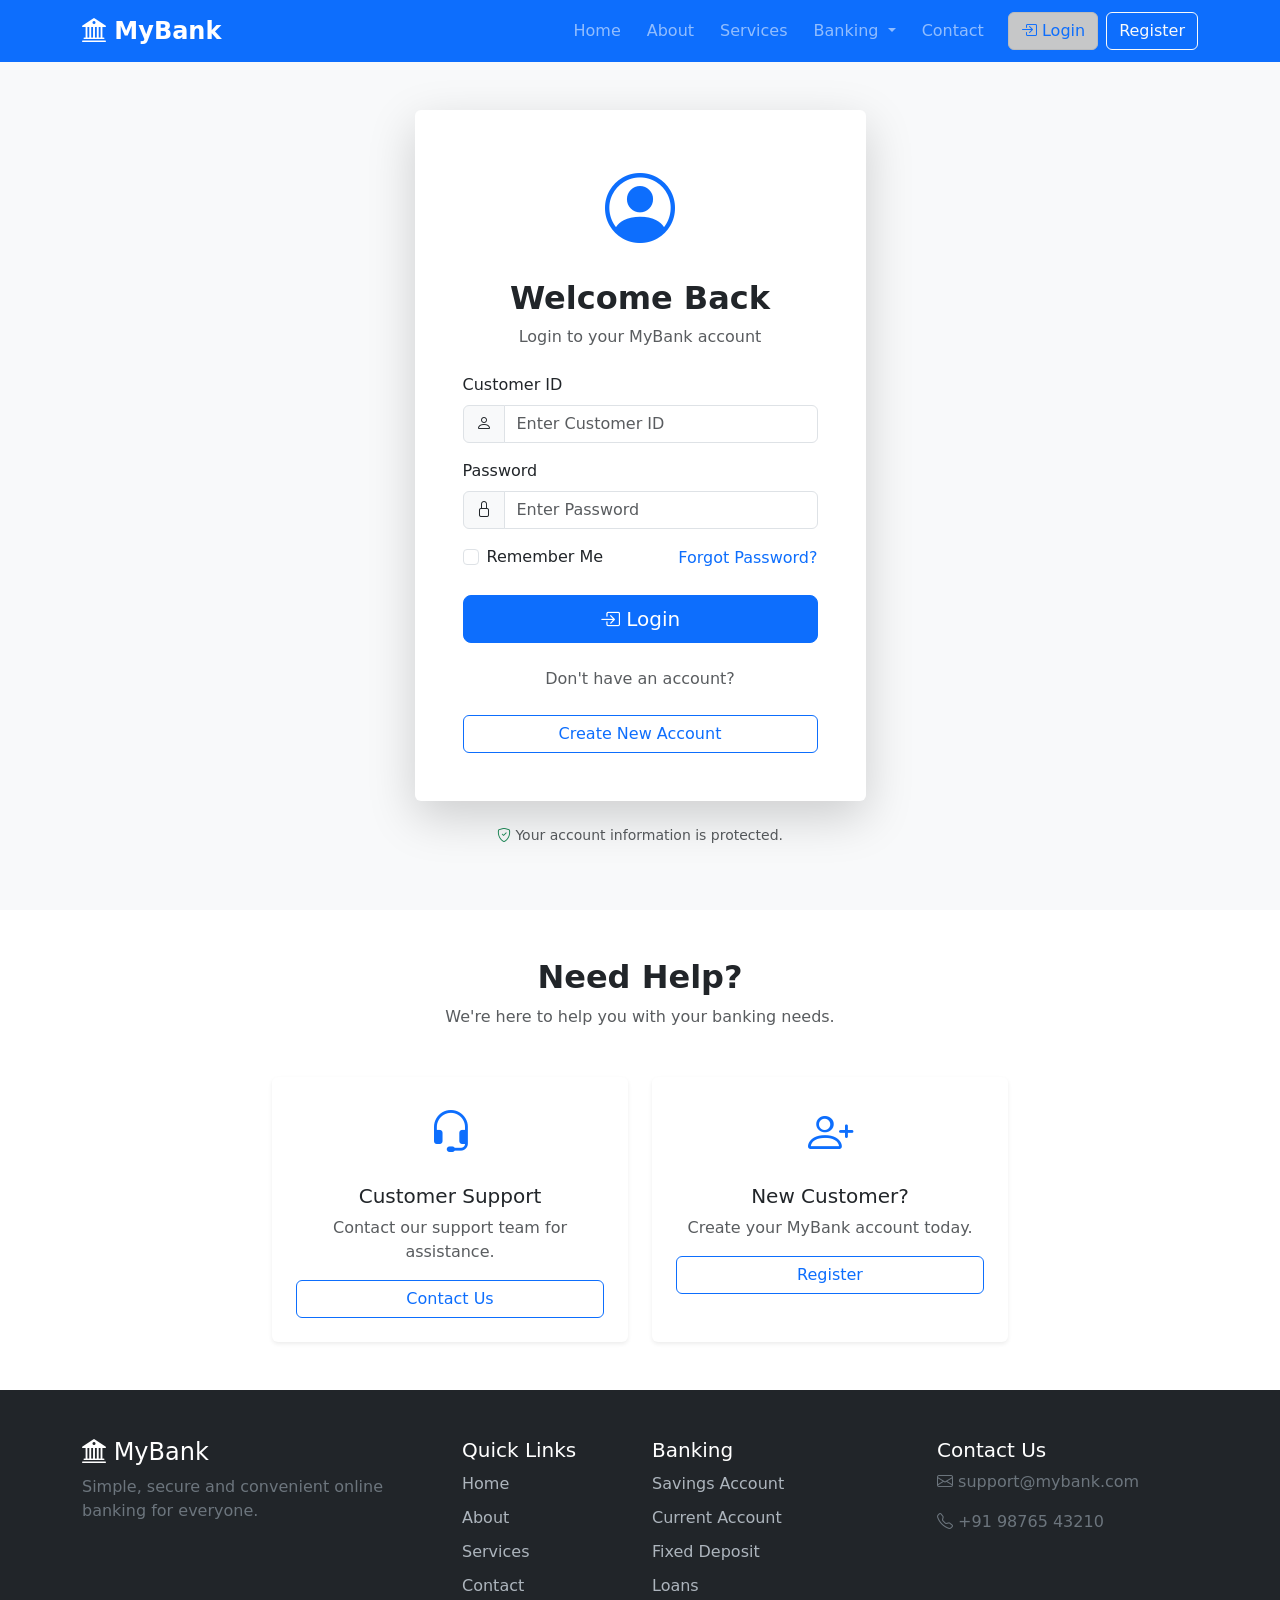
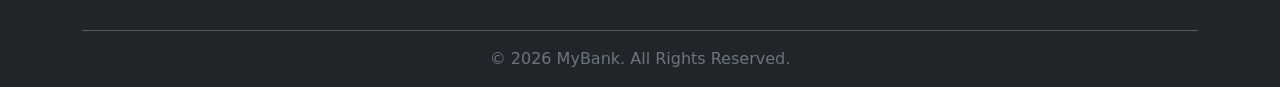
<file: login.html>
<!DOCTYPE html>
<html lang="en">

<head>

    <meta charset="UTF-8">

    <meta name="viewport"
          content="width=device-width, initial-scale=1.0">

    <title>MyBank - Login</title>

    <!-- Bootstrap CSS -->
    <link href="https://cdn.jsdelivr.net/npm/bootstrap@5.3.3/dist/css/bootstrap.min.css"
          rel="stylesheet">

    <!-- Bootstrap Icons -->
    <link rel="stylesheet"
          href="https://cdn.jsdelivr.net/npm/bootstrap-icons@1.11.3/font/bootstrap-icons.min.css">

    <!-- Custom CSS -->
    <link rel="stylesheet"
          href="css/style.css">

</head>


<body>


<!-- ================= NAVBAR ================= -->

<nav class="navbar navbar-expand-lg navbar-dark bg-primary sticky-top">

    <div class="container">

        <!-- Logo -->

        <a class="navbar-brand fw-bold"
           href="index.html">

            <i class="bi bi-bank2"></i>

            MyBank

        </a>


        <!-- Mobile Button -->

        <button class="navbar-toggler"
                type="button"
                data-bs-toggle="collapse"
                data-bs-target="#mainNavbar">

            <span class="navbar-toggler-icon"></span>

        </button>


        <!-- Navigation -->

        <div class="collapse navbar-collapse"
             id="mainNavbar">

            <ul class="navbar-nav ms-auto">


                <!-- Home -->

                <li class="nav-item">

                    <a class="nav-link"
                       href="index.html">

                        Home

                    </a>

                </li>


                <!-- About -->

                <li class="nav-item">

                    <a class="nav-link"
                       href="about.html">

                        About

                    </a>

                </li>


                <!-- Services -->

                <li class="nav-item">

                    <a class="nav-link"
                       href="services.html">

                        Services

                    </a>

                </li>


                <!-- Banking -->

                <li class="nav-item dropdown">

                    <a class="nav-link dropdown-toggle"
                       href="#"
                       role="button"
                       data-bs-toggle="dropdown">

                        Banking

                    </a>


                    <ul class="dropdown-menu">

                        <li>

                            <a class="dropdown-item"
                               href="banking.html">

                                Banking Services

                            </a>

                        </li>


                        <li>

                            <a class="dropdown-item"
                               href="savings.html">

                                Savings Account

                            </a>

                        </li>


                        <li>

                            <a class="dropdown-item"
                               href="current-account.html">

                                Current Account

                            </a>

                        </li>


                        <li>

                            <a class="dropdown-item"
                               href="fixed-deposit.html">

                                Fixed Deposit

                            </a>

                        </li>


                        <li>

                            <hr class="dropdown-divider">

                        </li>


                        <li>

                            <a class="dropdown-item"
                               href="loans.html">

                                Loans

                            </a>

                        </li>

                    </ul>

                </li>


                <!-- Contact -->

                <li class="nav-item">

                    <a class="nav-link"
                       href="contact.html">

                        Contact

                    </a>

                </li>

            </ul>


            <!-- Login -->

            <a href="login.html"
               class="btn btn-light text-primary ms-lg-3 active">

                <i class="bi bi-box-arrow-in-right"></i>

                Login

            </a>


            <!-- Register -->

            <a href="register.html"
               class="btn btn-outline-light ms-lg-2">

                Register

            </a>

        </div>

    </div>

</nav>



<!-- ================= LOGIN SECTION ================= -->

<section class="py-5 bg-light">

    <div class="container">

        <div class="row justify-content-center">

            <div class="col-md-8 col-lg-5">


                <div class="card border-0 shadow-lg">


                    <!-- Card Header -->

                    <div class="card-body p-4 p-md-5">


                        <div class="text-center mb-4">

                            <div class="mb-3">

                                <i class="bi bi-person-circle text-primary"
                                   style="font-size: 70px;"></i>

                            </div>


                            <h2 class="fw-bold">

                                Welcome Back

                            </h2>


                            <p class="text-muted">

                                Login to your MyBank account

                            </p>

                        </div>



                        <!-- LOGIN FORM -->

                        <form>


                            <!-- Customer ID -->

                            <div class="mb-3">

                                <label for="customerId"
                                       class="form-label">

                                    Customer ID

                                </label>


                                <div class="input-group">

                                    <span class="input-group-text">

                                        <i class="bi bi-person"></i>

                                    </span>


                                    <input type="text"
                                           class="form-control"
                                           id="customerId"
                                           placeholder="Enter Customer ID"
                                           required>

                                </div>

                            </div>



                            <!-- Password -->

                            <div class="mb-3">

                                <label for="password"
                                       class="form-label">

                                    Password

                                </label>


                                <div class="input-group">

                                    <span class="input-group-text">

                                        <i class="bi bi-lock"></i>

                                    </span>


                                    <input type="password"
                                           class="form-control"
                                           id="password"
                                           placeholder="Enter Password"
                                           required>

                                </div>

                            </div>



                            <!-- Remember + Forgot -->

                            <div class="d-flex justify-content-between
                                        align-items-center mb-4">


                                <div class="form-check">

                                    <input class="form-check-input"
                                           type="checkbox"
                                           id="remember">

                                    <label class="form-check-label"
                                           for="remember">

                                        Remember Me

                                    </label>

                                </div>


                                <a href="#"
                                   class="text-primary text-decoration-none">

                                    Forgot Password?

                                </a>


                            </div>



                            <!-- Login Button -->

                            <div class="d-grid">

                                <button type="submit"
                                        class="btn btn-primary btn-lg">

                                    <i class="bi bi-box-arrow-in-right"></i>

                                    Login

                                </button>

                            </div>


                        </form>



                        <!-- Divider -->

                        <div class="text-center my-4">

                            <span class="text-muted">

                                Don't have an account?

                            </span>

                        </div>



                        <!-- Register -->

                        <div class="d-grid">

                            <a href="register.html"
                               class="btn btn-outline-primary">

                                Create New Account

                            </a>

                        </div>


                    </div>

                </div>



                <!-- Security Message -->

                <div class="text-center mt-4">

                    <p class="text-muted small">

                        <i class="bi bi-shield-check text-success"></i>

                        Your account information is protected.

                    </p>

                </div>


            </div>

        </div>

    </div>

</section>



<!-- ================= QUICK HELP ================= -->

<section class="py-5">

    <div class="container">


        <div class="text-center mb-5">

            <h2 class="fw-bold">

                Need Help?

            </h2>


            <p class="text-muted">

                We're here to help you with your banking needs.

            </p>

        </div>


        <div class="row g-4 justify-content-center">


            <!-- Contact -->

            <div class="col-md-4">

                <div class="card border-0 shadow-sm h-100 text-center p-4">


                    <i class="bi bi-headset text-primary"
                       style="font-size: 45px;"></i>


                    <h5 class="mt-3">

                        Customer Support

                    </h5>


                    <p class="text-muted">

                        Contact our support team for assistance.

                    </p>


                    <a href="contact.html"
                       class="btn btn-outline-primary">

                        Contact Us

                    </a>

                </div>

            </div>



            <!-- Register -->

            <div class="col-md-4">

                <div class="card border-0 shadow-sm h-100 text-center p-4">


                    <i class="bi bi-person-plus text-primary"
                       style="font-size: 45px;"></i>


                    <h5 class="mt-3">

                        New Customer?

                    </h5>


                    <p class="text-muted">

                        Create your MyBank account today.

                    </p>


                    <a href="register.html"
                       class="btn btn-outline-primary">

                        Register

                    </a>

                </div>

            </div>


        </div>

    </div>

</section>



<!-- ================= FOOTER ================= -->

<footer class="bg-dark text-white pt-5 pb-3">

    <div class="container">

        <div class="row">


            <!-- MyBank -->

            <div class="col-md-4">

                <h4>

                    <i class="bi bi-bank2"></i>

                    MyBank

                </h4>


                <p class="text-secondary">

                    Simple, secure and convenient online
                    banking for everyone.

                </p>

            </div>


            <!-- Quick Links -->

            <div class="col-md-2">

                <h5>

                    Quick Links

                </h5>


                <ul class="list-unstyled">

                    <li>

                        <a href="index.html"
                           class="footer-link">

                            Home

                        </a>

                    </li>


                    <li>

                        <a href="about.html"
                           class="footer-link">

                            About

                        </a>

                    </li>


                    <li>

                        <a href="services.html"
                           class="footer-link">

                            Services

                        </a>

                    </li>


                    <li>

                        <a href="contact.html"
                           class="footer-link">

                            Contact

                        </a>

                    </li>

                </ul>

            </div>


            <!-- Banking -->

            <div class="col-md-3">

                <h5>

                    Banking

                </h5>


                <ul class="list-unstyled">

                    <li>

                        <a href="savings.html"
                           class="footer-link">

                            Savings Account

                        </a>

                    </li>


                    <li>

                        <a href="current-account.html"
                           class="footer-link">

                            Current Account

                        </a>

                    </li>


                    <li>

                        <a href="fixed-deposit.html"
                           class="footer-link">

                            Fixed Deposit

                        </a>

                    </li>


                    <li>

                        <a href="loans.html"
                           class="footer-link">

                            Loans

                        </a>

                    </li>

                </ul>

            </div>


            <!-- Contact -->

            <div class="col-md-3">

                <h5>

                    Contact Us

                </h5>


                <p class="text-secondary">

                    <i class="bi bi-envelope"></i>

                    support@mybank.com

                </p>


                <p class="text-secondary">

                    <i class="bi bi-telephone"></i>

                    +91 98765 43210

                </p>

            </div>

        </div>


        <hr>


        <div class="text-center text-secondary">

            <p class="mb-0">

                © 2026 MyBank. All Rights Reserved.

            </p>

        </div>

    </div>

</footer>



<!-- Bootstrap JavaScript -->

<script src="https://cdn.jsdelivr.net/npm/bootstrap@5.3.3/dist/js/bootstrap.bundle.min.js">
</script>


</body>

</html>
</file>
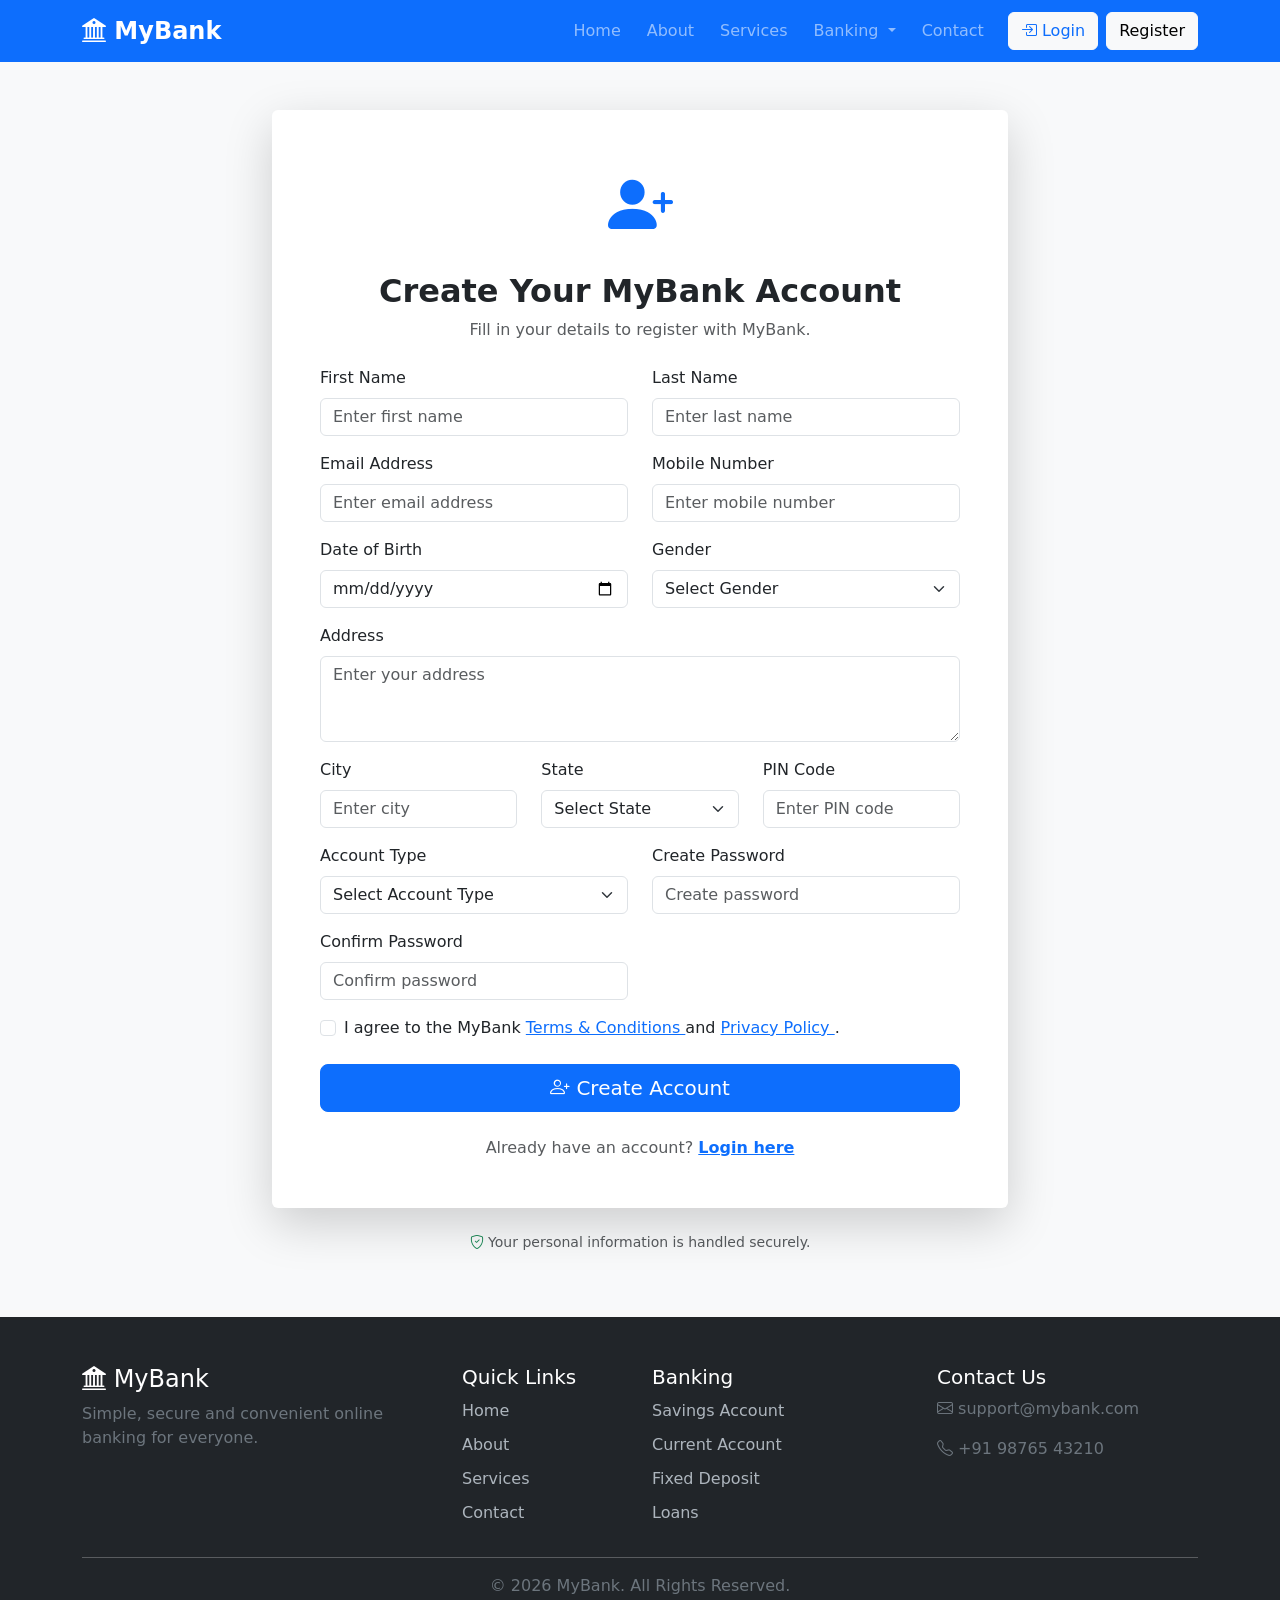
<file: register.html>
<!DOCTYPE html>
<html lang="en">

<head>

    <meta charset="UTF-8">

    <meta name="viewport"
          content="width=device-width, initial-scale=1.0">

    <title>MyBank - Register</title>

    <!-- Bootstrap CSS -->
    <link href="https://cdn.jsdelivr.net/npm/bootstrap@5.3.3/dist/css/bootstrap.min.css"
          rel="stylesheet">

    <!-- Bootstrap Icons -->
    <link rel="stylesheet"
          href="https://cdn.jsdelivr.net/npm/bootstrap-icons@1.11.3/font/bootstrap-icons.min.css">

    <!-- Custom CSS -->
    <link rel="stylesheet"
          href="css/style.css">

</head>

<body>


<!-- ================= NAVBAR ================= -->

<nav class="navbar navbar-expand-lg navbar-dark bg-primary sticky-top">

    <div class="container">

        <!-- Logo -->

        <a class="navbar-brand fw-bold"
           href="index.html">

            <i class="bi bi-bank2"></i>

            MyBank

        </a>


        <!-- Mobile Button -->

        <button class="navbar-toggler"
                type="button"
                data-bs-toggle="collapse"
                data-bs-target="#mainNavbar">

            <span class="navbar-toggler-icon"></span>

        </button>


        <!-- Navigation -->

        <div class="collapse navbar-collapse"
             id="mainNavbar">

            <ul class="navbar-nav ms-auto">


                <!-- Home -->

                <li class="nav-item">

                    <a class="nav-link"
                       href="index.html">

                        Home

                    </a>

                </li>


                <!-- About -->

                <li class="nav-item">

                    <a class="nav-link"
                       href="about.html">

                        About

                    </a>

                </li>


                <!-- Services -->

                <li class="nav-item">

                    <a class="nav-link"
                       href="services.html">

                        Services

                    </a>

                </li>


                <!-- Banking -->

                <li class="nav-item dropdown">

                    <a class="nav-link dropdown-toggle"
                       href="#"
                       role="button"
                       data-bs-toggle="dropdown">

                        Banking

                    </a>


                    <ul class="dropdown-menu">

                        <li>
                            <a class="dropdown-item"
                               href="banking.html">
                                Banking Services
                            </a>
                        </li>

                        <li>
                            <a class="dropdown-item"
                               href="savings.html">
                                Savings Account
                            </a>
                        </li>

                        <li>
                            <a class="dropdown-item"
                               href="current-account.html">
                                Current Account
                            </a>
                        </li>

                        <li>
                            <a class="dropdown-item"
                               href="fixed-deposit.html">
                                Fixed Deposit
                            </a>
                        </li>

                        <li>
                            <hr class="dropdown-divider">
                        </li>

                        <li>
                            <a class="dropdown-item"
                               href="loans.html">
                                Loans
                            </a>
                        </li>

                    </ul>

                </li>


                <!-- Contact -->

                <li class="nav-item">

                    <a class="nav-link"
                       href="contact.html">

                        Contact

                    </a>

                </li>

            </ul>


            <!-- Login -->

            <a href="login.html"
               class="btn btn-light text-primary ms-lg-3">

                <i class="bi bi-box-arrow-in-right"></i>

                Login

            </a>


            <!-- Register -->

            <a href="register.html"
               class="btn btn-outline-light ms-lg-2 active">

                Register

            </a>

        </div>

    </div>

</nav>



<!-- ================= REGISTER SECTION ================= -->

<section class="py-5 bg-light">

    <div class="container">

        <div class="row justify-content-center">

            <div class="col-md-10 col-lg-8">


                <div class="card border-0 shadow-lg">

                    <div class="card-body p-4 p-md-5">


                        <!-- Heading -->

                        <div class="text-center mb-4">

                            <div class="mb-3">

                                <i class="bi bi-person-plus-fill text-primary"
                                   style="font-size: 65px;"></i>

                            </div>


                            <h2 class="fw-bold">

                                Create Your MyBank Account

                            </h2>


                            <p class="text-muted">

                                Fill in your details to register with MyBank.

                            </p>

                        </div>



                        <!-- REGISTER FORM -->

                        <form>


                            <div class="row">


                                <!-- First Name -->

                                <div class="col-md-6 mb-3">

                                    <label for="firstName"
                                           class="form-label">

                                        First Name

                                    </label>

                                    <input type="text"
                                           class="form-control"
                                           id="firstName"
                                           placeholder="Enter first name"
                                           required>

                                </div>


                                <!-- Last Name -->

                                <div class="col-md-6 mb-3">

                                    <label for="lastName"
                                           class="form-label">

                                        Last Name

                                    </label>

                                    <input type="text"
                                           class="form-control"
                                           id="lastName"
                                           placeholder="Enter last name"
                                           required>

                                </div>


                                <!-- Email -->

                                <div class="col-md-6 mb-3">

                                    <label for="email"
                                           class="form-label">

                                        Email Address

                                    </label>

                                    <input type="email"
                                           class="form-control"
                                           id="email"
                                           placeholder="Enter email address"
                                           required>

                                </div>


                                <!-- Mobile -->

                                <div class="col-md-6 mb-3">

                                    <label for="mobile"
                                           class="form-label">

                                        Mobile Number

                                    </label>

                                    <input type="tel"
                                           class="form-control"
                                           id="mobile"
                                           placeholder="Enter mobile number"
                                           pattern="[0-9]{10}"
                                           required>

                                </div>


                                <!-- Date of Birth -->

                                <div class="col-md-6 mb-3">

                                    <label for="dob"
                                           class="form-label">

                                        Date of Birth

                                    </label>

                                    <input type="date"
                                           class="form-control"
                                           id="dob"
                                           required>

                                </div>


                                <!-- Gender -->

                                <div class="col-md-6 mb-3">

                                    <label for="gender"
                                           class="form-label">

                                        Gender

                                    </label>

                                    <select class="form-select"
                                            id="gender"
                                            required>

                                        <option value=""
                                                selected
                                                disabled>

                                            Select Gender

                                        </option>

                                        <option>
                                            Male
                                        </option>

                                        <option>
                                            Female
                                        </option>

                                        <option>
                                            Other
                                        </option>

                                    </select>

                                </div>


                                <!-- Address -->

                                <div class="col-12 mb-3">

                                    <label for="address"
                                           class="form-label">

                                        Address

                                    </label>

                                    <textarea class="form-control"
                                              id="address"
                                              rows="3"
                                              placeholder="Enter your address"
                                              required></textarea>

                                </div>


                                <!-- City -->

                                <div class="col-md-4 mb-3">

                                    <label for="city"
                                           class="form-label">

                                        City

                                    </label>

                                    <input type="text"
                                           class="form-control"
                                           id="city"
                                           placeholder="Enter city"
                                           required>

                                </div>


                                <!-- State -->

                                <div class="col-md-4 mb-3">

                                    <label for="state"
                                           class="form-label">

                                        State

                                    </label>

                                    <select class="form-select"
                                            id="state"
                                            required>

                                        <option value=""
                                                selected
                                                disabled>

                                            Select State

                                        </option>

                                        <option>
                                            Andhra Pradesh
                                        </option>

                                        <option>
                                            Telangana
                                        </option>

                                        <option>
                                            Karnataka
                                        </option>

                                        <option>
                                            Tamil Nadu
                                        </option>

                                        <option>
                                            Maharashtra
                                        </option>

                                        <option>
                                            Odisha
                                        </option>

                                        <option>
                                            West Bengal
                                        </option>

                                        <option>
                                            Other
                                        </option>

                                    </select>

                                </div>


                                <!-- PIN -->

                                <div class="col-md-4 mb-3">

                                    <label for="pin"
                                           class="form-label">

                                        PIN Code

                                    </label>

                                    <input type="text"
                                           class="form-control"
                                           id="pin"
                                           placeholder="Enter PIN code"
                                           pattern="[0-9]{6}"
                                           required>

                                </div>


                                <!-- Account Type -->

                                <div class="col-md-6 mb-3">

                                    <label for="accountType"
                                           class="form-label">

                                        Account Type

                                    </label>

                                    <select class="form-select"
                                            id="accountType"
                                            required>

                                        <option value=""
                                                selected
                                                disabled>

                                            Select Account Type

                                        </option>

                                        <option>
                                            Savings Account
                                        </option>

                                        <option>
                                            Current Account
                                        </option>

                                    </select>

                                </div>


                                <!-- Password -->

                                <div class="col-md-6 mb-3">

                                    <label for="password"
                                           class="form-label">

                                        Create Password

                                    </label>

                                    <input type="password"
                                           class="form-control"
                                           id="password"
                                           placeholder="Create password"
                                           minlength="6"
                                           required>

                                </div>


                                <!-- Confirm Password -->

                                <div class="col-md-6 mb-3">

                                    <label for="confirmPassword"
                                           class="form-label">

                                        Confirm Password

                                    </label>

                                    <input type="password"
                                           class="form-control"
                                           id="confirmPassword"
                                           placeholder="Confirm password"
                                           minlength="6"
                                           required>

                                </div>


                            </div>


                            <!-- Terms -->

                            <div class="form-check mb-4">

                                <input class="form-check-input"
                                       type="checkbox"
                                       id="terms"
                                       required>

                                <label class="form-check-label"
                                       for="terms">

                                    I agree to the MyBank
                                    <a href="#">
                                        Terms & Conditions
                                    </a>
                                    and
                                    <a href="#">
                                        Privacy Policy
                                    </a>.

                                </label>

                            </div>


                            <!-- Register Button -->

                            <div class="d-grid">

                                <button type="submit"
                                        class="btn btn-primary btn-lg">

                                    <i class="bi bi-person-plus"></i>

                                    Create Account

                                </button>

                            </div>


                        </form>



                        <!-- Login Link -->

                        <div class="text-center mt-4">

                            <p class="text-muted mb-0">

                                Already have an account?

                                <a href="login.html"
                                   class="text-primary fw-bold">

                                    Login here

                                </a>

                            </p>

                        </div>


                    </div>

                </div>



                <!-- Security -->

                <div class="text-center mt-4">

                    <p class="text-muted small">

                        <i class="bi bi-shield-check text-success"></i>

                        Your personal information is handled securely.

                    </p>

                </div>


            </div>

        </div>

    </div>

</section>



<!-- ================= FOOTER ================= -->

<footer class="bg-dark text-white pt-5 pb-3">

    <div class="container">

        <div class="row">


            <!-- MyBank -->

            <div class="col-md-4">

                <h4>

                    <i class="bi bi-bank2"></i>

                    MyBank

                </h4>


                <p class="text-secondary">

                    Simple, secure and convenient online
                    banking for everyone.

                </p>

            </div>


            <!-- Quick Links -->

            <div class="col-md-2">

                <h5>

                    Quick Links

                </h5>


                <ul class="list-unstyled">

                    <li>
                        <a href="index.html"
                           class="footer-link">
                            Home
                        </a>
                    </li>

                    <li>
                        <a href="about.html"
                           class="footer-link">
                            About
                        </a>
                    </li>

                    <li>
                        <a href="services.html"
                           class="footer-link">
                            Services
                        </a>
                    </li>

                    <li>
                        <a href="contact.html"
                           class="footer-link">
                            Contact
                        </a>
                    </li>

                </ul>

            </div>


            <!-- Banking -->

            <div class="col-md-3">

                <h5>

                    Banking

                </h5>


                <ul class="list-unstyled">

                    <li>
                        <a href="savings.html"
                           class="footer-link">
                            Savings Account
                        </a>
                    </li>

                    <li>
                        <a href="current-account.html"
                           class="footer-link">
                            Current Account
                        </a>
                    </li>

                    <li>
                        <a href="fixed-deposit.html"
                           class="footer-link">
                            Fixed Deposit
                        </a>
                    </li>

                    <li>
                        <a href="loans.html"
                           class="footer-link">
                            Loans
                        </a>
                    </li>

                </ul>

            </div>


            <!-- Contact -->

            <div class="col-md-3">

                <h5>

                    Contact Us

                </h5>


                <p class="text-secondary">

                    <i class="bi bi-envelope"></i>

                    support@mybank.com

                </p>


                <p class="text-secondary">

                    <i class="bi bi-telephone"></i>

                    +91 98765 43210

                </p>

            </div>

        </div>


        <hr>


        <div class="text-center text-secondary">

            <p class="mb-0">

                © 2026 MyBank. All Rights Reserved.

            </p>

        </div>

    </div>

</footer>



<!-- Bootstrap JavaScript -->

<script src="https://cdn.jsdelivr.net/npm/bootstrap@5.3.3/dist/js/bootstrap.bundle.min.js">
</script>


</body>

</html>
</file>
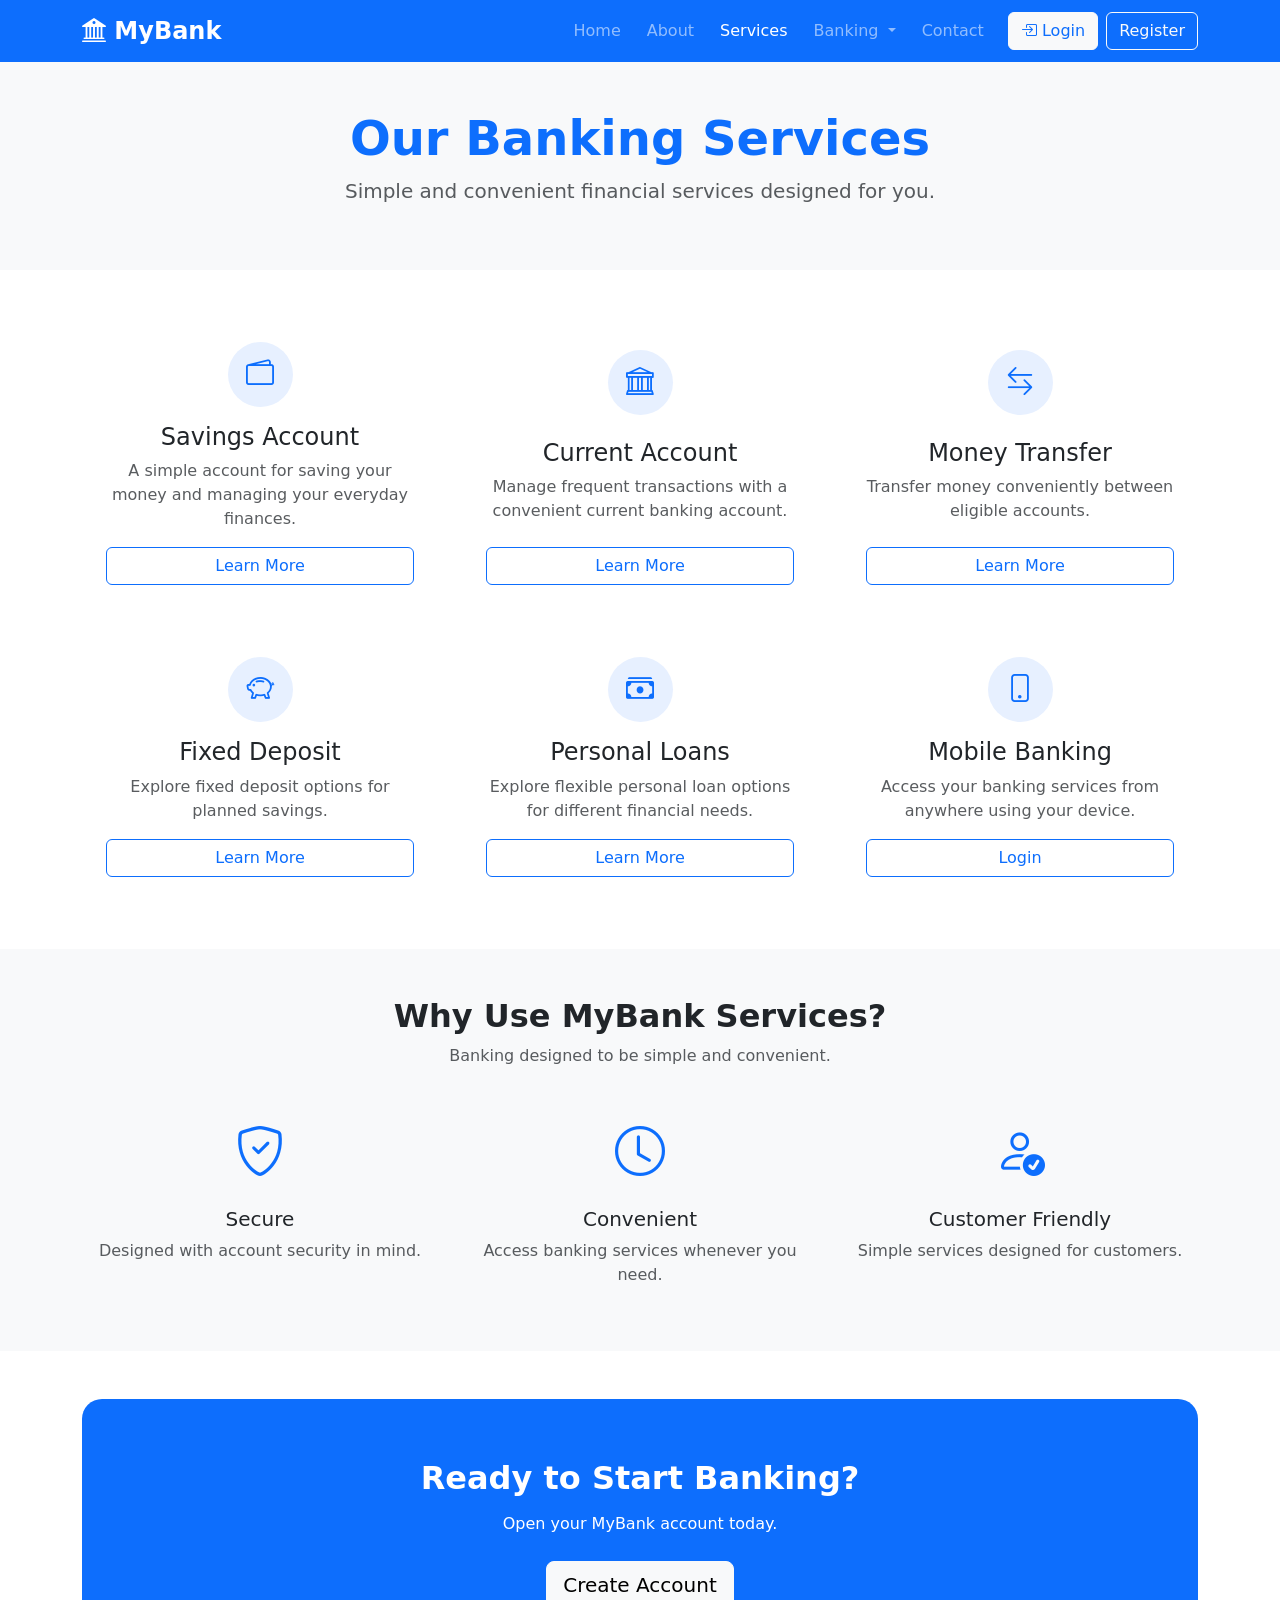
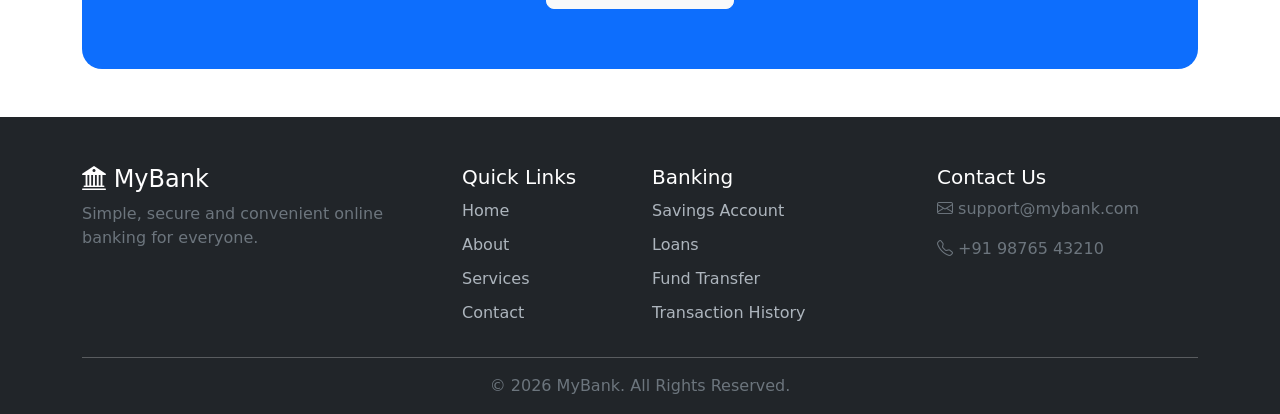
<file: services.html>
<!DOCTYPE html>
<html lang="en">

<head>
    <meta charset="UTF-8">
    <meta name="viewport" content="width=device-width, initial-scale=1.0">

    <title>MyBank - Services</title>

    <!-- Bootstrap CSS -->
    <link href="https://cdn.jsdelivr.net/npm/bootstrap@5.3.3/dist/css/bootstrap.min.css"
        rel="stylesheet">

    <!-- Bootstrap Icons -->
    <link rel="stylesheet"
        href="https://cdn.jsdelivr.net/npm/bootstrap-icons@1.11.3/font/bootstrap-icons.min.css">

    <!-- Custom CSS -->
    <link rel="stylesheet" href="css/style.css">
</head>

<body>

    <!-- ================= NAVBAR ================= -->

    <nav class="navbar navbar-expand-lg navbar-dark bg-primary sticky-top">

        <div class="container">

            <!-- Logo -->
            <a class="navbar-brand fw-bold" href="index.html">
                <i class="bi bi-bank2"></i>
                MyBank
            </a>

            <!-- Mobile Button -->
            <button class="navbar-toggler"
                type="button"
                data-bs-toggle="collapse"
                data-bs-target="#mainNavbar">

                <span class="navbar-toggler-icon"></span>

            </button>

            <!-- Navigation -->
            <div class="collapse navbar-collapse" id="mainNavbar">

                <ul class="navbar-nav ms-auto">

                    <!-- Home -->
                    <li class="nav-item">
                        <a class="nav-link" href="index.html">
                            Home
                        </a>
                    </li>

                    <!-- About -->
                    <li class="nav-item">
                        <a class="nav-link" href="about.html">
                            About
                        </a>
                    </li>

                    <!-- Services -->
                    <li class="nav-item">
                        <a class="nav-link active" href="service.html">
                            Services
                        </a>
                    </li>

                    <!-- Banking -->
                    <li class="nav-item dropdown">

                        <a class="nav-link dropdown-toggle"
                            href="#"
                            role="button"
                            data-bs-toggle="dropdown">

                            Banking

                        </a>

                        <ul class="dropdown-menu">

                            <li>
                                <a class="dropdown-item" href="banking.html">
                                    Banking Services
                                </a>
                            </li>

                            <li>
                                <a class="dropdown-item" href="savings.html">
                                    Savings Account
                                </a>
                            </li>

                            <li>
                                <a class="dropdown-item" href="current-account.html">
                                    Current Account
                                </a>
                            </li>

                            <li>
                                <a class="dropdown-item" href="fixed-deposit.html">
                                    Fixed Deposit
                                </a>
                            </li>

                            <li>
                                <hr class="dropdown-divider">
                            </li>

                            <li>
                                <a class="dropdown-item" href="loans.html">
                                    Loans
                                </a>
                            </li>

                        </ul>

                    </li>

                    <!-- Contact -->
                    <li class="nav-item">
                        <a class="nav-link" href="contact.html">
                            Contact
                        </a>
                    </li>

                </ul>


                <!-- Login -->
                <a href="login.html"
                    class="btn btn-light text-primary ms-lg-3">

                    <i class="bi bi-box-arrow-in-right"></i>
                    Login

                </a>


                <!-- Register -->
                <a href="register.html"
                    class="btn btn-outline-light ms-lg-2">

                    Register

                </a>

            </div>

        </div>

    </nav>


    <!-- ================= PAGE HEADER ================= -->

    <section class="py-5 bg-light">

        <div class="container text-center">

            <h1 class="display-5 fw-bold text-primary">
                Our Banking Services
            </h1>

            <p class="lead text-muted">
                Simple and convenient financial services designed for you.
            </p>

        </div>

    </section>


    <!-- ================= SERVICES ================= -->

    <section class="py-5">

        <div class="container">

            <div class="row g-4">


                <!-- Savings Account -->
                <div class="col-md-6 col-lg-4">

                    <div class="card service-card h-100 text-center p-4">

                        <div class="service-icon">

                            <i class="bi bi-wallet2"></i>

                        </div>

                        <h4 class="mt-3">
                            Savings Account
                        </h4>

                        <p class="text-muted">

                            A simple account for saving your money
                            and managing your everyday finances.

                        </p>

                        <a href="savings.html"
                            class="btn btn-outline-primary mt-auto">

                            Learn More

                        </a>

                    </div>

                </div>


                <!-- Current Account -->
                <div class="col-md-6 col-lg-4">

                    <div class="card service-card h-100 text-center p-4">

                        <div class="service-icon">

                            <i class="bi bi-bank"></i>

                        </div>

                        <h4 class="mt-3">
                            Current Account
                        </h4>

                        <p class="text-muted">

                            Manage frequent transactions with a
                            convenient current banking account.

                        </p>

                        <a href="current-account.html"
                            class="btn btn-outline-primary mt-auto">

                            Learn More

                        </a>

                    </div>

                </div>


                <!-- Money Transfer -->
                <div class="col-md-6 col-lg-4">

                    <div class="card service-card h-100 text-center p-4">

                        <div class="service-icon">

                            <i class="bi bi-arrow-left-right"></i>

                        </div>

                        <h4 class="mt-3">
                            Money Transfer
                        </h4>

                        <p class="text-muted">

                            Transfer money conveniently between
                            eligible accounts.

                        </p>

                        <a href="banking.html"
                            class="btn btn-outline-primary mt-auto">

                            Learn More

                        </a>

                    </div>

                </div>


                <!-- Fixed Deposit -->
                <div class="col-md-6 col-lg-4">

                    <div class="card service-card h-100 text-center p-4">

                        <div class="service-icon">

                            <i class="bi bi-piggy-bank"></i>

                        </div>

                        <h4 class="mt-3">
                            Fixed Deposit
                        </h4>

                        <p class="text-muted">

                            Explore fixed deposit options for
                            planned savings.

                        </p>

                        <a href="fixed-deposit.html"
                            class="btn btn-outline-primary mt-auto">

                            Learn More

                        </a>

                    </div>

                </div>


                <!-- Personal Loans -->
                <div class="col-md-6 col-lg-4">

                    <div class="card service-card h-100 text-center p-4">

                        <div class="service-icon">

                            <i class="bi bi-cash-stack"></i>

                        </div>

                        <h4 class="mt-3">
                            Personal Loans
                        </h4>

                        <p class="text-muted">

                            Explore flexible personal loan options
                            for different financial needs.

                        </p>

                        <a href="loans.html"
                            class="btn btn-outline-primary mt-auto">

                            Learn More

                        </a>

                    </div>

                </div>


                <!-- Mobile Banking -->
                <div class="col-md-6 col-lg-4">

                    <div class="card service-card h-100 text-center p-4">

                        <div class="service-icon">

                            <i class="bi bi-phone"></i>

                        </div>

                        <h4 class="mt-3">
                            Mobile Banking
                        </h4>

                        <p class="text-muted">

                            Access your banking services from
                            anywhere using your device.

                        </p>

                        <a href="login.html"
                            class="btn btn-outline-primary mt-auto">

                            Login

                        </a>

                    </div>

                </div>

            </div>

        </div>

    </section>


    <!-- ================= WHY CHOOSE US ================= -->

    <section class="why-section py-5">

        <div class="container">

            <div class="text-center mb-5">

                <h2 class="fw-bold">
                    Why Use MyBank Services?
                </h2>

                <p class="text-muted">
                    Banking designed to be simple and convenient.
                </p>

            </div>


            <div class="row g-4">


                <div class="col-md-4">

                    <div class="text-center">

                        <i class="bi bi-shield-check text-primary"
                            style="font-size: 50px;"></i>

                        <h5 class="mt-3">
                            Secure
                        </h5>

                        <p class="text-muted">
                            Designed with account security in mind.
                        </p>

                    </div>

                </div>


                <div class="col-md-4">

                    <div class="text-center">

                        <i class="bi bi-clock text-primary"
                            style="font-size: 50px;"></i>

                        <h5 class="mt-3">
                            Convenient
                        </h5>

                        <p class="text-muted">
                            Access banking services whenever you need.
                        </p>

                    </div>

                </div>


                <div class="col-md-4">

                    <div class="text-center">

                        <i class="bi bi-person-check text-primary"
                            style="font-size: 50px;"></i>

                        <h5 class="mt-3">
                            Customer Friendly
                        </h5>

                        <p class="text-muted">
                            Simple services designed for customers.
                        </p>

                    </div>

                </div>

            </div>

        </div>

    </section>


    <!-- ================= CTA ================= -->

    <section class="py-5">

        <div class="container">

            <div class="cta-section text-center">

                <h2 class="fw-bold">
                    Ready to Start Banking?
                </h2>

                <p>
                    Open your MyBank account today.
                </p>

                <a href="register.html"
                    class="btn btn-light btn-lg">

                    Create Account

                </a>

            </div>

        </div>

    </section>


    <!-- ================= FOOTER ================= -->

    <footer class="bg-dark text-white pt-5 pb-3">

        <div class="container">

            <div class="row">

                <!-- MyBank -->
                <div class="col-md-4">

                    <h4>
                        <i class="bi bi-bank2"></i>
                        MyBank
                    </h4>

                    <p class="text-secondary">
                        Simple, secure and convenient online banking
                        for everyone.
                    </p>

                </div>


                <!-- Quick Links -->
                <div class="col-md-2">

                    <h5>
                        Quick Links
                    </h5>

                    <ul class="list-unstyled">

                        <li>
                            <a href="index.html"
                                class="footer-link">
                                Home
                            </a>
                        </li>

                        <li>
                            <a href="about.html"
                                class="footer-link">
                                About
                            </a>
                        </li>

                        <li>
                            <a href="service.html"
                                class="footer-link">
                                Services
                            </a>
                        </li>

                        <li>
                            <a href="contact.html"
                                class="footer-link">
                                Contact
                            </a>
                        </li>

                    </ul>

                </div>


                <!-- Banking -->
                <div class="col-md-3">

                    <h5>
                        Banking
                    </h5>

                    <ul class="list-unstyled">

                        <li>
                            <a href="savings.html"
                                class="footer-link">
                                Savings Account
                            </a>
                        </li>

                        <li>
                            <a href="loans.html"
                                class="footer-link">
                                Loans
                            </a>
                        </li>

                        <li>
                            <a href="banking.html"
                                class="footer-link">
                                Fund Transfer
                            </a>
                        </li>

                        <li>
                            <a href="banking.html"
                                class="footer-link">
                                Transaction History
                            </a>
                        </li>

                    </ul>

                </div>


                <!-- Contact -->
                <div class="col-md-3">

                    <h5>
                        Contact Us
                    </h5>

                    <p class="text-secondary">

                        <i class="bi bi-envelope"></i>
                        support@mybank.com

                    </p>

                    <p class="text-secondary">

                        <i class="bi bi-telephone"></i>
                        +91 98765 43210

                    </p>

                </div>

            </div>


            <hr>


            <div class="text-center text-secondary">

                <p class="mb-0">
                    © 2026 MyBank. All Rights Reserved.
                </p>

            </div>

        </div>

    </footer>


    <!-- Bootstrap JavaScript -->

    <script src="https://cdn.jsdelivr.net/npm/bootstrap@5.3.3/dist/js/bootstrap.bundle.min.js">
    </script>

</body>

</html>
</file>
<file: css/style.css>
```css
/* ================= GENERAL ================= */

body {
    font-family: Arial, sans-serif;
    margin: 0;
    padding: 0;
}


/* ================= NAVBAR ================= */

.navbar-brand {
    font-size: 24px;
}

.nav-link {
    margin-left: 10px;
}


/* ================= HERO ================= */

.hero-section {
    padding: 100px 0;
    background: #f4f8ff;
    min-height: 600px;
}

.hero-section h1 {
    line-height: 1.2;
}

.hero-section .lead {
    color: #555;
    max-width: 550px;
}


/* ================= BANK CARD ================= */

.bank-card {
    background: linear-gradient(135deg, #0d6efd, #084298);
    color: white;
    border-radius: 20px;
    padding: 30px;
    max-width: 450px;
    margin: auto;
}

.bank-card small {
    font-size: 11px;
    opacity: 0.8;
}

.card-number {
    font-size: 23px;
    letter-spacing: 3px;
}


/* ================= SERVICES ================= */

.service-card {
    border: none;
    border-radius: 15px;
    transition: 0.3s;
}

.service-card:hover {
    transform: translateY(-8px);
    box-shadow: 0 8px 25px rgba(0, 0, 0, 0.12);
}

.service-icon {
    width: 65px;
    height: 65px;
    margin: auto;
    display: flex;
    justify-content: center;
    align-items: center;
    background: #e7f0ff;
    color: #0d6efd;
    border-radius: 50%;
    font-size: 28px;
}


/* ================= WHY SECTION ================= */

.why-section {
    background: #f8f9fa;
}

.feature-item {
    display: flex;
    gap: 15px;
    margin-top: 25px;
}

.feature-item > i {
    font-size: 30px;
    color: #0d6efd;
}

.feature-item h5 {
    margin-bottom: 5px;
}

.feature-item p {
    color: #666;
}


/* ================= SECURITY BOX ================= */

.security-box {
    background: white;
    padding: 50px 30px;
    border-radius: 20px;
    box-shadow: 0 5px 20px rgba(0, 0, 0, 0.08);
}

.security-box > i {
    font-size: 80px;
    color: #0d6efd;
}


/* ================= CTA ================= */

.cta-section {
    background: #0d6efd;
    color: white;
    padding: 60px 20px;
    border-radius: 20px;
}

.cta-section p {
    margin: 15px 0 25px;
}


/* ================= FOOTER ================= */

.footer-link {
    color: #adb5bd;
    text-decoration: none;
    display: block;
    margin-top: 10px;
}

.footer-link:hover {
    color: white;
}


/* ================= RESPONSIVE ================= */

@media (max-width: 768px) {

    .hero-section {
        padding: 60px 0;
        text-align: center;
    }

    .hero-section .lead {
        margin: auto;
    }

    .bank-card {
        margin-top: 30px;
    }

    .feature-item {
        text-align: left;
    }

}

@media (max-width: 576px) {

    .hero-section h1 {
        font-size: 36px;
    }

    .card-number {
        font-size: 17px;
        letter-spacing: 2px;
    }

    .bank-card {
        padding: 20px;
    }

}
```
</file>
